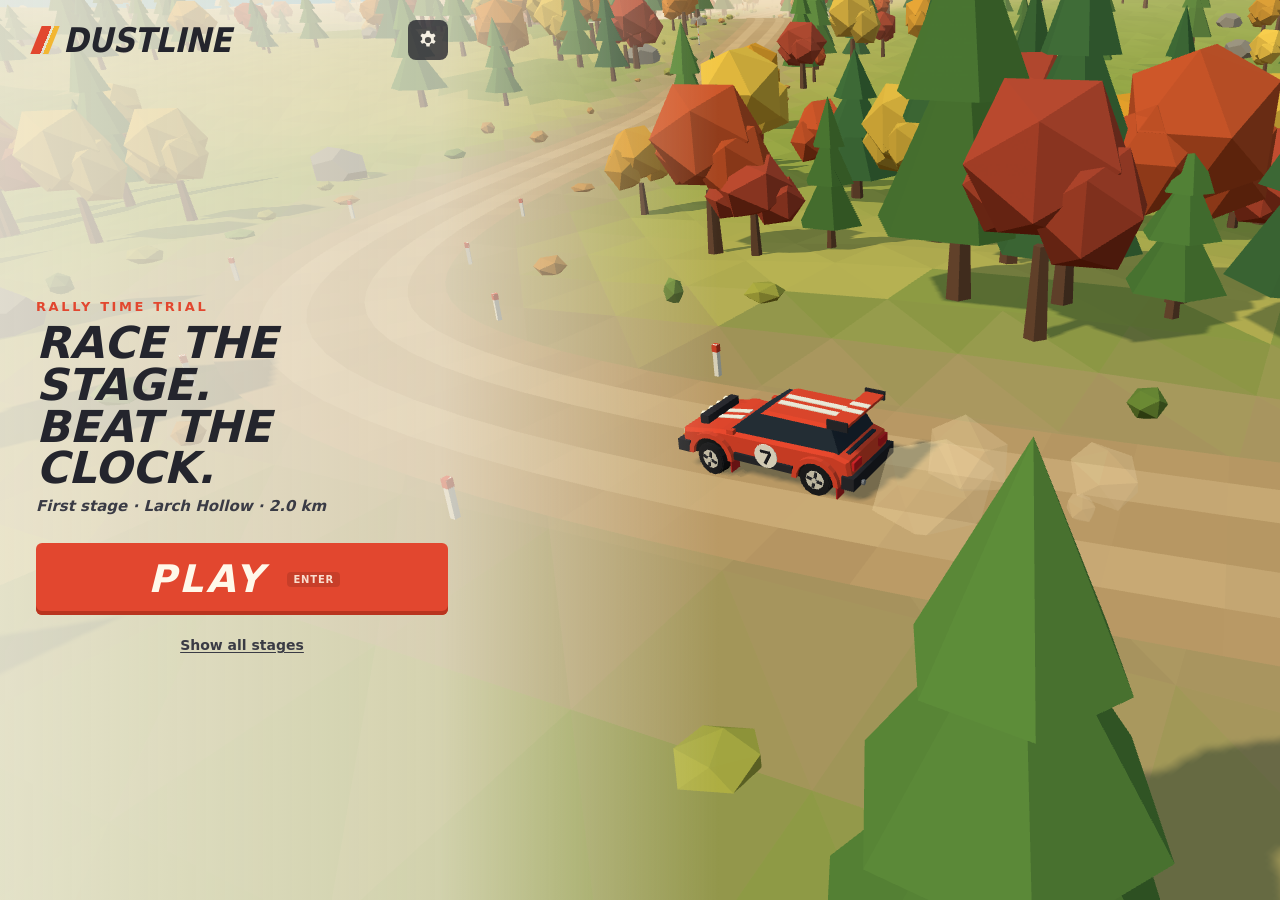
<file: index.html>
<!doctype html>
<html lang="en">
<head>
  <meta charset="utf-8">
  <meta name="viewport" content="width=device-width, initial-scale=1, viewport-fit=cover, user-scalable=no">
  <meta name="theme-color" content="#24252d">
  <meta name="description" content="Dustline: a pocket rally. Low-poly time-trial stages in the browser.">
  <title>Dustline</title>
  <link rel="icon" href="data:image/svg+xml,%3Csvg xmlns='http://www.w3.org/2000/svg' viewBox='0 0 32 32'%3E%3Crect width='32' height='32' rx='7' fill='%2324252d'/%3E%3Cpath d='M6 22 L14 9 L19 9 L11 22Z' fill='%23e2472f'/%3E%3Cpath d='M15 22 L23 9 L27 9 L19 22Z' fill='%23f2b632'/%3E%3C/svg%3E">
  <link rel="stylesheet" href="./style.css">
</head>
<body>
  <div id="app"></div>

  <!-- ===== HUD ===== -->
  <div id="hud" class="hidden" aria-hidden="true">
    <!-- one .pane per player is generated by main.js (timer, gap, progress, speed plate, notices) -->
    <div id="panes"></div>
    <div id="divider" class="divider hidden"></div>
    <div class="hud-bl" id="hints">
      <span><kbd>&uarr;</kbd><kbd>&darr;</kbd> gas / brake</span>
      <span><kbd>&larr;</kbd><kbd>&rarr;</kbd> steer</span>
      <span><kbd>Space</kbd> handbrake</span>
      <span><kbd>R</kbd> reset <kbd>C</kbd> camera <kbd>Esc</kbd> pause</span>
    </div>
    <button class="icon-btn pause-btn" id="pauseBtn" aria-label="Pause"><span></span><span></span></button>
  </div>

  <div id="countdown" class="countdown"></div>

  <!-- ===== Touch controls (solo): thumbs at the corners; GAS goes when Auto accelerate is on ===== -->
  <div id="touch" class="touch hidden">
    <div class="t-zone t-left" data-zone="steer">
      <button class="t-btn t-steer" data-ctl="left" aria-label="Steer left"><svg viewBox="0 0 24 24" aria-hidden="true"><path d="M15.5 4.5 7 12l8.5 7.5z" fill="currentColor"/></svg></button>
      <button class="t-btn t-steer" data-ctl="right" aria-label="Steer right"><svg viewBox="0 0 24 24" aria-hidden="true"><path d="M8.5 4.5 17 12l-8.5 7.5z" fill="currentColor"/></svg></button>
    </div>
    <div class="t-zone t-right" data-zone="pedals">
      <button class="t-btn t-hand" data-ctl="hand" aria-label="Handbrake">HAND</button>
      <button class="t-btn t-brake" data-ctl="brake" aria-label="Brake">BRAKE</button>
      <button class="t-btn t-gas" data-ctl="gas" aria-label="Gas">GAS</button>
    </div>
    <button class="t-btn t-reset" data-ctl="reset" aria-label="Reset onto the road"><svg viewBox="0 0 24 24" aria-hidden="true"><path d="M12 5a7 7 0 1 1-6.6 4.7" fill="none" stroke="currentColor" stroke-width="2.6" stroke-linecap="round"/><path d="M3.2 4.6l2.4 5.6 5.6-2.4z" fill="currentColor"/></svg></button>
  </div>

  <!-- ===== Coach marks (first-run guide, one line at a time) ===== -->
  <div id="coach" class="coach" aria-live="polite"><span class="coach-txt" id="coachTxt"></span><button class="coach-skip" id="coachSkip" aria-label="Skip tips">Skip tips</button></div>

  <!-- ===== Menu ===== -->
  <div id="menu" class="menu hidden">
    <div class="menu-panel">
      <!-- top bar: logo, medal points, credits (the only place in the menu), settings -->
      <header class="topbar">
        <div class="logo"><span class="logo-slash"></span><span class="logo-word">DUSTLINE</span></div>
        <div class="points" id="points" title="Medal points: bronze 1, silver 2, gold 3, ace 4 per stage (the Daily Stage does not count)"></div>
        <div class="cr-chip" id="credits" title="Credits: earned by finishing solo stages, spent in the Garage"></div>
        <button class="icon-btn gear-btn" id="gearBtn" aria-label="Settings" title="Settings"><svg viewBox="0 0 24 24" aria-hidden="true"><path d="M10.3 2h3.4l.5 2.6a7.6 7.6 0 0 1 1.9 1.1l2.5-.9 1.7 2.9-2 1.7a7.7 7.7 0 0 1 0 2.2l2 1.7-1.7 2.9-2.5-.9a7.6 7.6 0 0 1-1.9 1.1l-.5 2.6h-3.4l-.5-2.6a7.6 7.6 0 0 1-1.9-1.1l-2.5.9-1.7-2.9 2-1.7a7.7 7.7 0 0 1 0-2.2l-2-1.7 1.7-2.9 2.5.9a7.6 7.6 0 0 1 1.9-1.1zM12 8.6a3.4 3.4 0 1 0 0 6.8 3.4 3.4 0 0 0 0-6.8z" fill="currentColor" fill-rule="evenodd"/></svg></button>
      </header>

      <!-- the sheet: everything below the top bar (a bottom sheet on phones, so the car stays visible) -->
      <div class="menu-body" id="menuBody">
        <div class="nav-row">
          <div class="ptabs" role="tablist" aria-label="Menu view">
            <button class="ptab view-btn" data-view="play" role="tab">Play</button>
            <button class="ptab view-btn" data-view="garage" role="tab">Garage<span class="new-dot dot hidden" id="garageNew" title="Something affordable"></span></button>
          </div>
          <div class="seg mode-seg" id="modeSeg" role="radiogroup" aria-label="Mode">
            <button class="seg-btn" data-mode="solo" role="radio">Solo</button>
            <button class="seg-btn" data-mode="duel" role="radio">Duel</button>
          </div>
        </div>
        <div class="mode-note" id="modeNote"></div>

        <!-- garage: tune and style the Rook (rendered by garage.js) -->
        <!-- first launch: what the game is, and one PLAY (the full menu comes after the first finish / next visit) -->
        <section class="menu-sec hero-sec hidden" id="heroSec">
          <div class="hero-kicker">Rally time trial</div>
          <div class="hero-title">Race the stage.<br>Beat the clock.</div>
          <div class="hero-line" id="heroLine"></div>
        </section>

        <section class="menu-sec garage-sec hidden" id="garageSec"></section>

        <section class="menu-sec stages-sec" id="stagesSec">
          <div class="tabs" id="regionTabs" role="tablist" aria-label="Regions"></div>
          <div class="list-head" id="listHead"></div>
          <div class="cards" id="cards"></div>
        </section>

        <!-- pinned to the bottom of the scrolling sheet: START names what it starts -->
        <div class="menu-foot">
          <button class="btn primary big start-btn" id="startBtn">Start</button>
          <button class="link-btn hero-skip hidden" id="heroSkip">Show all stages</button>
        </div>
      </div>
      <div class="notice alt menu-toast" id="menuToast"></div>
    </div>
  </div>

  <!-- ===== Pause ===== -->
  <div id="pause" class="overlay hidden">
    <div class="panel small">
      <div class="panel-kicker" id="pauseKicker">Paused</div>
      <div class="panel-title" id="pauseStage">Stage</div>
      <div class="panel-btns col">
        <button class="btn primary" id="resumeBtn">Resume<span class="btn-key">Esc</span></button>
        <button class="btn" id="restartBtn">Restart</button>
        <button class="btn" id="pSettingsBtn">Settings</button>
        <button class="btn ghost" id="pMenuBtn">Quit to menu</button>
      </div>
    </div>
  </div>

  <!-- ===== Finish ===== -->
  <div id="finish" class="overlay hidden">
    <div class="panel">
      <div class="panel-kicker" id="finStage">Stage</div>
      <div class="fin-time" id="finTime">0:00.000</div>
      <div class="fin-best" id="finBest"></div>
      <div class="fin-pen" id="finPen"></div>
      <div class="fin-medal" id="finMedal"></div>
      <div class="fin-tip hidden" id="finTip"></div>
      <div class="fin-earn" id="finEarn"></div>
      <table class="splits" id="finSplits"></table>
      <div class="panel-btns res-btns">
        <button class="btn primary" id="retryBtn">Retry<span class="btn-key">Enter</span></button>
        <button class="btn" id="nextBtn">Next<span class="btn-key">N</span></button>
        <button class="btn ghost wide" id="fMenuBtn">Menu<span class="btn-key">Esc</span></button>
      </div>
    </div>
  </div>

  <!-- ===== Duel results ===== -->
  <div id="duelFinish" class="overlay hidden">
    <div class="panel duel-panel">
      <div class="panel-kicker" id="dfStage">Duel</div>
      <div class="winner" id="dfWinner"></div>
      <div class="df-gap" id="dfGap"></div>
      <table class="splits duel-splits" id="dfTable"></table>
      <div class="panel-btns res-btns">
        <button class="btn primary" id="dfRematch">Rematch<span class="btn-key">Enter</span></button>
        <button class="btn" id="dfNext">Next<span class="btn-key">N</span></button>
        <button class="btn ghost wide" id="dfMenu">Menu<span class="btn-key">Esc</span></button>
      </div>
    </div>
  </div>

  <!-- ===== Rally interstitial / results (content rendered by hud.js) ===== -->
  <div id="rally" class="overlay hidden">
    <div class="panel rally-panel" id="rallyBody"></div>
  </div>

  <!-- ===== Settings (gear, Esc in PLAY, pad Y, Pause > Settings) ===== -->
  <div id="settings" class="overlay hidden">
    <div class="panel small settings-panel" role="dialog" aria-modal="true" aria-labelledby="setTitle">
      <div class="set-head"><div class="panel-title" id="setTitle">Settings</div><button class="x-btn" data-act="close" aria-label="Close settings">&times;</button></div>
      <div class="set-rows" id="setRows"></div>
      <div class="set-foot"><button class="btn primary set-done" data-act="close" data-nav data-row="done">Done<span class="btn-key">Esc</span></button></div>
    </div>
  </div>

  <div id="loading" class="loading"><div class="loading-bar"></div><span>Laying gravel&hellip;</span></div>

  <noscript><p class="noscript">Dustline needs JavaScript and WebGL.</p></noscript>

  <script type="importmap">{"imports":{"three":"./vendor/three.module.js"}}</script>
  <script type="module" src="./src/boot.js"></script>
</body>
</html>
</file>
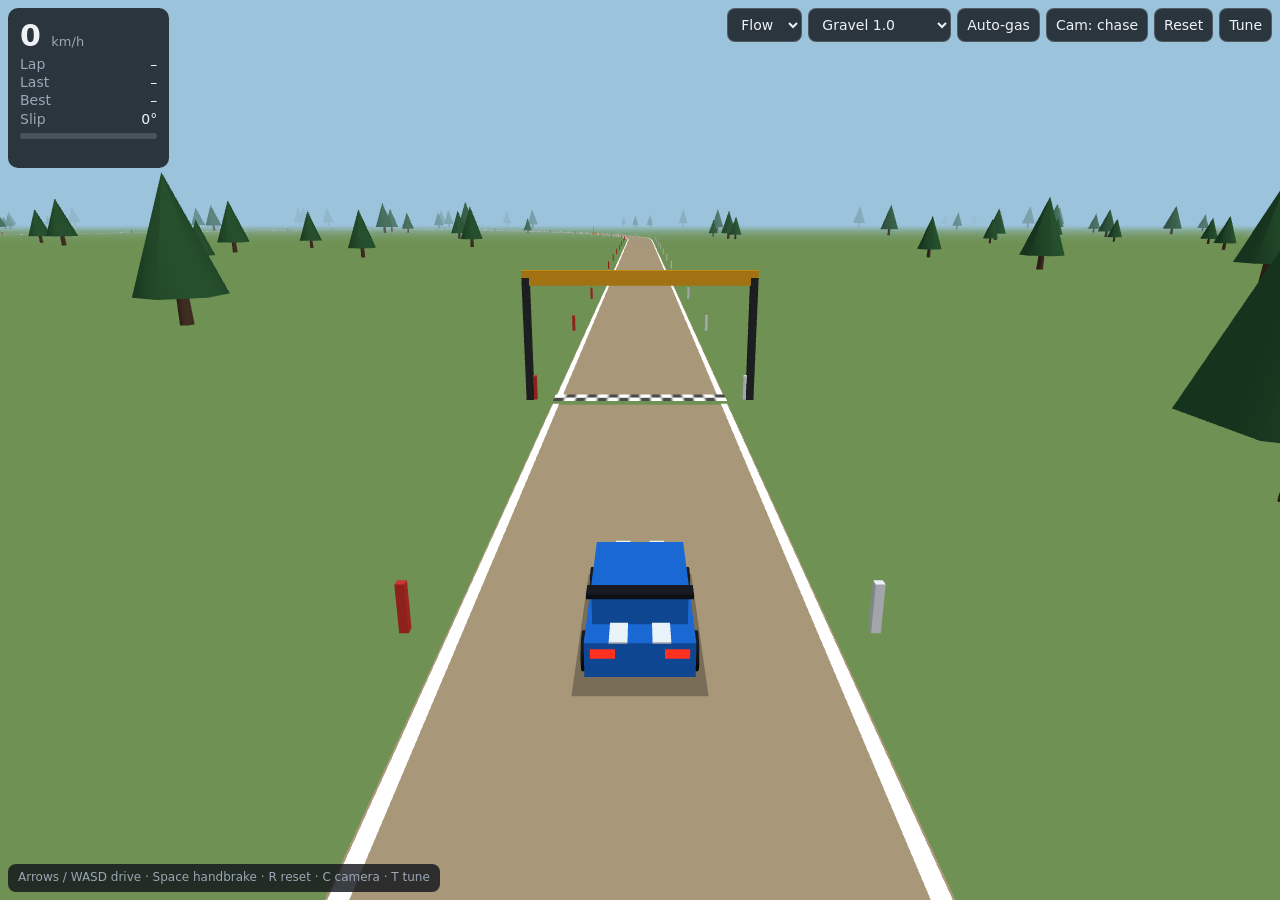
<file: lab/index.html>
<!doctype html>
<html lang="en">
<head>
<meta charset="utf-8">
<meta name="viewport" content="width=device-width, initial-scale=1, maximum-scale=1, user-scalable=no, viewport-fit=cover">
<meta name="apple-mobile-web-app-capable" content="yes">
<title>Handling Lab</title>
<style>
  :root {
    --panel: rgba(18, 22, 28, 0.82);
    --panel-solid: #161b22;
    --text: #eef2f6;
    --muted: #9aa7b4;
    --accent: #ffb020;
    --accent2: #4cc2ff;
    --danger: #ff5a4f;
    --btn: rgba(255, 255, 255, 0.16);
    --btn-on: rgba(255, 176, 32, 0.55);
    --sat: env(safe-area-inset-top, 0px);
    --sab: env(safe-area-inset-bottom, 0px);
    --sal: env(safe-area-inset-left, 0px);
    --sar: env(safe-area-inset-right, 0px);
  }
  * { box-sizing: border-box; -webkit-tap-highlight-color: transparent; }
  html, body {
    margin: 0; height: 100%; overflow: hidden; background: #8fb3c9; color: var(--text);
    font: 14px/1.3 system-ui, -apple-system, "Segoe UI", Roboto, sans-serif;
    touch-action: none; overscroll-behavior: none; -webkit-user-select: none; user-select: none;
    -webkit-touch-callout: none;
  }
  #view { position: fixed; inset: 0; }
  #view canvas { display: block; width: 100%; height: 100%; }
  .hud { position: fixed; pointer-events: none; z-index: 2; }
  #hudL { top: calc(8px + var(--sat)); left: calc(8px + var(--sal)); background: var(--panel); border-radius: 10px; padding: 8px 12px; min-width: 150px; }
  #speed { font-size: 30px; font-weight: 700; font-variant-numeric: tabular-nums; }
  #speed small { font-size: 13px; color: var(--muted); font-weight: 400; }
  .row { display: flex; justify-content: space-between; gap: 12px; font-variant-numeric: tabular-nums; }
  .row span:first-child { color: var(--muted); }
  #slipbar { height: 6px; background: rgba(255,255,255,.15); border-radius: 3px; margin-top: 5px; position: relative; overflow: hidden; }
  #slipfill { position: absolute; top: 0; bottom: 0; left: 50%; background: var(--accent2); }
  #driftTag { display: inline-block; margin-top: 4px; padding: 1px 6px; border-radius: 4px; background: var(--accent); color: #111; font-weight: 700; font-size: 12px; visibility: hidden; }
  #offTag { display: inline-block; margin-top: 4px; margin-left: 4px; padding: 1px 6px; border-radius: 4px; background: var(--danger); color: #fff; font-weight: 700; font-size: 12px; visibility: hidden; }
  #bar { position: fixed; z-index: 3; top: calc(8px + var(--sat)); right: calc(8px + var(--sar)); display: flex; flex-wrap: wrap; justify-content: flex-end; gap: 6px; max-width: 60vw; }
  #bar select, #bar button, #tune button { font: inherit; color: var(--text); background: var(--panel); border: 1px solid rgba(255,255,255,.18); border-radius: 8px; padding: 6px 9px; min-height: 34px; }
  #bar button.on { background: var(--btn-on); }
  #touch { position: fixed; z-index: 2; left: 0; right: 0; bottom: 0; display: none; justify-content: space-between; align-items: flex-end;
    padding: 0 calc(10px + var(--sar)) calc(12px + var(--sab)) calc(10px + var(--sal)); pointer-events: none; }
  body.touch #touch { display: flex; }
  .pad { display: flex; gap: 10px; align-items: flex-end; pointer-events: none; }
  .tb { pointer-events: auto; width: 76px; height: 76px; border-radius: 18px; background: var(--btn); border: 2px solid rgba(255,255,255,.35);
    color: #fff; font-weight: 700; font-size: 15px; display: flex; align-items: center; justify-content: center; touch-action: none; }
  .tb.big { font-size: 30px; }
  .tb.down { background: var(--btn-on); border-color: var(--accent); }
  #bGas.hidden { display: none; }
  #tune { position: fixed; z-index: 4; top: 0; right: 0; bottom: 0; width: min(380px, 100vw); background: var(--panel-solid);
    transform: translateX(105%); transition: transform .2s; display: flex; flex-direction: column;
    padding: calc(10px + var(--sat)) calc(12px + var(--sar)) calc(10px + var(--sab)) 12px; touch-action: pan-y; }
  #tune.open { transform: none; }
  #tune header { display: flex; gap: 6px; align-items: center; flex-wrap: wrap; margin-bottom: 8px; }
  #tune header b { flex: 1; font-size: 16px; }
  #sliders { overflow-y: auto; flex: 1; -webkit-overflow-scrolling: touch; touch-action: pan-y; padding-right: 4px; }
  #sliders h4 { margin: 12px 0 4px; color: var(--accent); font-size: 13px; text-transform: uppercase; letter-spacing: .05em; }
  .sl { margin: 6px 0 10px; }
  .sl .lab { display: flex; justify-content: space-between; gap: 8px; font-size: 13px; }
  .sl .lab span:last-child { font-variant-numeric: tabular-nums; color: var(--accent2); white-space: nowrap; }
  .sl .lab.changed span:first-child::after { content: " •"; color: var(--accent); }
  .sl input { width: 100%; height: 28px; accent-color: var(--accent); touch-action: pan-x; }
  #copyOut { width: 100%; height: 64px; margin-top: 8px; font: 11px/1.3 ui-monospace, monospace; background: #0d1117; color: var(--text); border: 1px solid #333; border-radius: 6px; -webkit-user-select: text; user-select: text; touch-action: auto; }
  #desc { font-size: 12px; color: var(--muted); margin: 0 0 6px; }
  #toast { position: fixed; z-index: 5; left: 50%; top: 40%; transform: translateX(-50%); background: var(--panel-solid); padding: 10px 16px; border-radius: 10px; display: none; }
  #help { position: fixed; z-index: 2; bottom: calc(8px + var(--sab)); left: calc(8px + var(--sal)); background: var(--panel); border-radius: 8px; padding: 6px 10px; font-size: 12px; color: var(--muted); pointer-events: none; }
  body.touch #help { display: none; }
  @media (max-width: 520px) { #speed { font-size: 24px; } #hudL { min-width: 120px; padding: 6px 9px; font-size: 12px; } .tb { width: 66px; height: 66px; } #bar { max-width: 55vw; } #bar select, #bar button { padding: 4px 6px; min-height: 30px; font-size: 12px; } }
  @media (max-height: 430px) { .tb { width: 62px; height: 62px; } #hudL { font-size: 12px; } #speed { font-size: 22px; } }
</style>
</head>
<body>
<div id="view"></div>
<div id="hudL" class="hud">
  <div id="speed">0 <small>km/h</small></div>
  <div class="row"><span>Lap</span><span id="lapT">–</span></div>
  <div class="row"><span>Last</span><span id="lastT">–</span></div>
  <div class="row"><span>Best</span><span id="bestT">–</span></div>
  <div class="row"><span>Slip</span><span id="slip">0°</span></div>
  <div id="slipbar"><div id="slipfill"></div></div>
  <span id="driftTag">DRIFT</span><span id="offTag">OFF ROAD</span>
</div>
<div id="bar">
  <select id="preset" aria-label="Handling preset"></select>
  <select id="surface" aria-label="Surface">
    <option value="hardpack">Hardpack 1.08</option>
    <option value="gravel" selected>Gravel 1.0</option>
    <option value="wet">Wet 0.85</option>
    <option value="snow">Snow 0.72</option>
  </select>
  <button id="auto" aria-pressed="false">Auto-gas</button>
  <button id="cam">Cam</button>
  <button id="reset">Reset</button>
  <button id="tuneBtn">Tune</button>
</div>
<div id="touch">
  <div class="pad">
    <div class="tb big" id="bLeft">◀</div>
    <div class="tb big" id="bRight">▶</div>
  </div>
  <div class="pad">
    <div class="tb" id="bHand">HAND</div>
    <div class="tb" id="bBrake">BRAKE</div>
    <div class="tb" id="bGas">GAS</div>
  </div>
</div>
<div id="help">Arrows / WASD drive · Space handbrake · R reset · C camera · T tune</div>
<aside id="tune" aria-label="Tuning panel">
  <header>
    <b>Tuning</b>
    <button id="resetP">Reset to preset</button>
    <button id="copyP">Copy settings</button>
    <button id="closeT">Close</button>
  </header>
  <p id="desc"></p>
  <div id="sliders"></div>
  <textarea id="copyOut" readonly aria-label="Settings JSON"></textarea>
</aside>
<div id="toast"></div>
<script type="module" src="./lab.js"></script>
</body>
</html>
</file>
<file: style.css>
/* Dustline — UI shell. Cream / charcoal, red-orange accent, mustard highlight. */
:root {
  --cream: #f4efe2;
  --cream-2: #e9e1cf;
  --paper: rgba(244, 239, 226, 0.92);
  --char: #24252d;
  --char-2: #3a3b45;
  --char-soft: rgba(36, 37, 45, 0.78);
  --accent: #e2472f;
  --accent-dk: #b9341f;
  --mustard: #f2b632;
  --good: #2f9e5b;
  --bad: #e2472f;
  --muted: #7d7a70;
  --font: "Avenir Next Condensed", "Arial Narrow", "Roboto Condensed", "Helvetica Neue", "Segoe UI", system-ui, sans-serif;
  --num: "Avenir Next Condensed", "Arial Narrow", "Roboto Condensed", "DIN Alternate", "Helvetica Neue", system-ui, sans-serif;
  --gut: 16px;
  --safe-t: env(safe-area-inset-top, 0px);
  --safe-b: env(safe-area-inset-bottom, 0px);
  --safe-l: env(safe-area-inset-left, 0px);
  --safe-r: env(safe-area-inset-right, 0px);
}

* { box-sizing: border-box; }
html, body {
  margin: 0; height: 100%; overflow: hidden;
  background: var(--char); color: var(--char);
  font-family: var(--font); font-stretch: condensed;
  -webkit-font-smoothing: antialiased; -webkit-tap-highlight-color: transparent;
  user-select: none; -webkit-user-select: none; touch-action: manipulation;
}
#app, #app canvas { position: fixed; inset: 0; width: 100%; height: 100%; display: block; }
.hidden { display: none !important; }
button { font: inherit; color: inherit; cursor: pointer; }
kbd {
  display: inline-block; min-width: 1.6em; padding: 1px 5px; margin: 0 1px;
  border-radius: 4px; background: var(--cream); color: var(--char);
  border-bottom: 2px solid #c9bfa8; font: 700 11px/1.4 var(--font); text-align: center; font-style: normal;
}

/* ---------- buttons ---------- */
.btn {
  display: inline-flex; align-items: center; justify-content: center; gap: 10px;
  min-height: 44px; padding: 0 18px; border: 0; border-radius: 6px;
  background: var(--cream-2); color: var(--char);
  font-weight: 800; font-style: italic; font-size: 16px; letter-spacing: 0.04em; text-transform: uppercase;
  box-shadow: inset 0 -3px 0 rgba(0,0,0,0.12);
  transition: transform .08s ease, background .15s ease, box-shadow .15s ease;
}
.btn:hover { background: #fff; }
.btn:active { transform: translateY(1px) skewX(-6deg); }
.btn:focus-visible, .card:focus-visible, .swatch:focus-visible { outline: 3px solid var(--mustard); outline-offset: 2px; }
.btn.primary { background: var(--accent); color: #fff8ea; box-shadow: inset 0 -4px 0 var(--accent-dk); }
.btn.primary:hover { background: #ec563d; }
.btn.ghost { background: transparent; box-shadow: inset 0 0 0 2px rgba(36,37,45,0.25); }
.btn.ghost:hover { background: rgba(36,37,45,0.06); }
.btn.big { min-height: 58px; font-size: 26px; font-weight: 900; padding: 0 28px; letter-spacing: 0.06em; }
.btn-key {
  font-style: normal; font-size: 10px; font-weight: 800; letter-spacing: 0.08em;
  padding: 2px 6px; border-radius: 4px; background: rgba(0,0,0,0.14); opacity: .85;
}
.icon-btn {
  position: absolute; width: 40px; height: 40px; border: 0; border-radius: 8px;
  background: var(--char-soft); display: flex; align-items: center; justify-content: center; gap: 5px;
  pointer-events: auto;
}
.pause-btn span { width: 5px; height: 16px; border-radius: 1px; background: var(--cream); }

/* ---------- HUD ---------- */
#hud { position: fixed; inset: 0; pointer-events: none; z-index: 5; }
#panes { position: absolute; inset: 0; }
.pane { position: absolute; left: 0; top: 0; width: 100%; height: 100%; overflow: hidden; }
.divider { position: absolute; background: var(--char); z-index: 1; }
.divider.v { top: 0; bottom: 0; left: 50%; width: 4px; margin-left: -2px; }
.divider.h { left: 0; right: 0; top: 50%; height: 4px; margin-top: -2px; }
.hud-tl {
  position: absolute; left: calc(var(--gut) + var(--safe-l) + 8px); top: calc(18px + var(--safe-t));
  color: var(--cream); text-shadow: 0 2px 0 rgba(0,0,0,0.25);
}
.hud-stage {
  display: inline-block; padding: 3px 10px 3px 8px; margin-bottom: 4px;
  background: var(--accent); color: #fff8ea; transform: skewX(-12deg);
  font-weight: 900; font-style: italic; font-size: 13px; letter-spacing: 0.12em; text-transform: uppercase; text-shadow: none;
}
.pl-tag {
  display: inline-block; margin: -3px 8px -3px -8px; padding: 3px 8px; color: #fff8ea; background: var(--char);
  text-shadow: 0 1px 0 rgba(0,0,0,0.35); box-shadow: inset -2px 0 0 rgba(0,0,0,0.2);
}
.pl-tag:empty { display: none; }
.hud-time {
  font-family: var(--num); font-weight: 900; font-style: italic; font-size: 46px; line-height: 1;
  letter-spacing: -0.01em; font-variant-numeric: tabular-nums;
  background: var(--char-soft); padding: 4px 14px 6px 10px; border-radius: 4px; transform: skewX(-8deg);
  border-left: 5px solid var(--mustard);
}
.hud-split {
  margin-top: 6px; display: inline-block; padding: 3px 10px; border-radius: 3px; transform: skewX(-8deg);
  font-weight: 900; font-style: italic; font-size: 20px; font-variant-numeric: tabular-nums;
  background: var(--char-soft); opacity: 0; transition: opacity .25s ease;
}
.hud-split.show { opacity: 1; }
.hud-gap {
  margin-top: 6px; display: none; width: max-content; padding: 3px 10px; border-radius: 3px; transform: skewX(-8deg);
  font-weight: 900; font-style: italic; font-size: 18px; font-variant-numeric: tabular-nums; background: var(--char-soft);
}
.hud-gap.show { display: block; }
.hud-gap .lbl { font-size: 11px; letter-spacing: .12em; color: var(--cream-2); margin-right: 8px; }
.hud-gap .d-good { color: #63e08e; } .hud-gap .d-bad { color: #ff7a63; } .hud-gap .d-none { color: var(--mustard); }
.hud-split .lbl { font-size: 12px; letter-spacing: .12em; color: var(--cream-2); margin-right: 8px; }
.hud-split .d-good { color: #63e08e; }
.hud-split .d-bad { color: #ff7a63; }
.hud-split .d-none { color: var(--mustard); }

.hud-progress {
  position: absolute; left: 50%; top: calc(26px + var(--safe-t)); width: min(40%, 460px); transform: translateX(-50%);
}
.prog { position: relative; height: 8px; border-radius: 4px; background: rgba(36,37,45,0.72); box-shadow: 0 0 0 2px rgba(244,239,226,0.55), 0 0 0 3.5px rgba(36,37,45,0.35); }
.prog-fill { position: absolute; left: 0; top: 0; bottom: 0; width: 0; border-radius: 4px; background: var(--cream); }
.prog-ticks i { position: absolute; top: -4px; width: 3px; height: 16px; margin-left: -1.5px; background: var(--mustard); border-radius: 1px; }
.prog-ticks i.end { background: var(--accent); }
.prog-cars i {
  position: absolute; top: 50%; left: 0; width: 13px; height: 13px; margin: -6.5px 0 0 -6.5px;
  border: 2px solid var(--cream); border-radius: 50%; box-shadow: 0 0 0 1.5px var(--char);
}
.prog-cars i.me {
  z-index: 1; width: 18px; height: 18px; margin: -9px 0 0 -9px; border-width: 3px;
  box-shadow: 0 0 0 1.5px var(--char), 0 2px 4px rgba(0,0,0,0.3);
}

.hud-br {
  position: absolute; right: calc(var(--gut) + var(--safe-r) + 8px); bottom: calc(20px + var(--safe-b));
  text-align: right; color: var(--cream);
  /* charcoal slanted plate (same family as the timer) so the readout survives snow and bright sky */
  background: var(--char-soft); padding: 6px 16px 10px 20px; border-radius: 4px; transform: skewX(-8deg);
  border-right: 5px solid var(--accent); box-shadow: 0 4px 14px rgba(0,0,0,0.18);
}
.speed {
  font-family: var(--num); font-weight: 900; font-style: italic; line-height: .9; text-shadow: 0 2px 0 rgba(0,0,0,0.35);
}
.speed span { font-size: 76px; letter-spacing: -0.03em; font-variant-numeric: tabular-nums; }
.speed small { font-size: 16px; margin-left: 6px; letter-spacing: .08em; color: var(--cream-2); }
.gearrow { display: flex; align-items: center; justify-content: flex-end; gap: 10px; margin-top: 6px; }
.gear {
  display: inline-flex; align-items: center; justify-content: center; width: 34px; height: 34px;
  background: var(--mustard); color: var(--char); border-radius: 4px; transform: skewX(-10deg);
  font-weight: 900; font-style: italic; font-size: 22px;
}
.rpm { width: 150px; height: 8px; border-radius: 4px; background: rgba(0,0,0,0.45); overflow: hidden; box-shadow: 0 0 0 1px rgba(244,239,226,0.35); }
.rpm-fill { height: 100%; width: 0; background: linear-gradient(90deg, var(--cream) 0 70%, var(--mustard) 70% 88%, var(--accent) 88%); background-size: 150px 100%; }

.hud-bl {
  position: absolute; left: calc(var(--gut) + var(--safe-l) + 8px); bottom: calc(20px + var(--safe-b));
  display: flex; flex-direction: column; gap: 5px; color: var(--cream); font-size: 13px; font-weight: 700; font-style: italic;
  text-shadow: 0 1px 2px rgba(0,0,0,0.4); opacity: 0; transition: opacity 1.2s ease;
}
.hud-bl.show { opacity: .95; transition-duration: .3s; }
.pause-btn { top: calc(18px + var(--safe-t)); right: calc(var(--gut) + var(--safe-r)); }

/* ---------- countdown & notices ---------- */
.countdown {
  position: fixed; left: 50%; top: 40%; transform: translate(-50%, -50%); z-index: 6; pointer-events: none;
  font-family: var(--num); font-weight: 900; font-style: italic; font-size: min(34vw, 220px); line-height: 1;
  color: var(--cream); text-shadow: 0 6px 0 var(--accent), 0 12px 30px rgba(0,0,0,0.3);
}
.countdown.pop { animation: pop .5s cubic-bezier(.2,1.6,.4,1); }
.countdown.go { color: var(--mustard); text-shadow: 0 6px 0 var(--char), 0 12px 30px rgba(0,0,0,0.3); }
@keyframes pop { from { transform: translate(-50%, -50%) scale(1.6) skewX(-8deg); opacity: 0; } to { transform: translate(-50%, -50%) scale(1); opacity: 1; } }
.notice {
  position: absolute; left: 50%; top: 30%; transform: translate(-50%, -50%) skewX(-10deg); z-index: 6; pointer-events: none;
  padding: 8px 22px; background: var(--accent); color: #fff8ea; border-radius: 3px;
  font-weight: 900; font-style: italic; font-size: 26px; letter-spacing: .1em; white-space: nowrap;
  opacity: 0; transition: opacity .2s ease;
}
.notice.show { opacity: 1; }
.notice.alt { background: var(--mustard); color: var(--char); }
.notice.splash { background: #2b7fa8; color: #eef8ff; }
/* jump call-out (centre notice slot; the penalty chip lives under the timer, OFF ROAD by the speed plate) */
.notice.jump { background: var(--char); color: var(--mustard); box-shadow: inset 0 -4px 0 var(--accent); letter-spacing: .12em; }
.notice.jump.big { font-size: 34px; color: #fff3c4; box-shadow: inset 0 -5px 0 var(--accent), 0 0 24px rgba(242,182,50,0.55); }
body.duel .notice.jump.big { font-size: 24px; }

/* ---------- split-screen duel ---------- */
.pane-msg {
  position: absolute; left: 50%; top: 24%; transform: translate(-50%, -50%) skewX(-6deg); z-index: 2;
  padding: 14px 26px 16px; border-radius: 6px; text-align: center; color: var(--cream);
  background: var(--char-soft); box-shadow: inset 0 5px 0 var(--pc, var(--accent)), 0 10px 30px rgba(0,0,0,0.25);
  animation: panelIn .35s cubic-bezier(.2,1.2,.4,1);
}
.pm-kicker { font-size: 12px; font-weight: 900; letter-spacing: .2em; text-transform: uppercase; color: var(--mustard); }
.pm-time { font-family: var(--num); font-size: 48px; font-weight: 900; font-style: italic; line-height: 1.05; font-variant-numeric: tabular-nums; }
.pm-wait { font-size: 14px; font-weight: 700; font-style: italic; opacity: .85; }
.pm-wait:empty { display: none; }
body.duel .hud-tl { left: 20px; top: 16px; }
body.duel .hud-time { font-size: 34px; }
body.duel .hud-split { font-size: 16px; }
body.duel .hud-progress { left: 300px; right: 28px; width: auto; transform: none; top: 30px; }
body.duel .hud-stage { font-size: 11px; max-width: 270px; overflow: hidden; text-overflow: ellipsis; white-space: nowrap; }
body.duel .hud-br { right: 20px; bottom: 16px; padding: 4px 14px 8px 16px; border-right-color: var(--pc, var(--accent)); }
body.duel .speed span { font-size: 50px; }
body.duel .speed small { font-size: 13px; }
body.duel .gear { width: 28px; height: 28px; font-size: 18px; }
body.duel .rpm { width: 100px; }
body.duel .notice { font-size: 20px; }
body.duel .hud-time { border-left-color: var(--pc, var(--mustard)); }
body.duel .pause-btn { right: auto; left: 50%; top: 12px; transform: translateX(-50%); z-index: 2; }
body.duel.stacked .pause-btn { top: 50%; transform: translate(-50%, -50%); }
body.duel .countdown { top: 50%; }
/* ---------- overlays / panels ---------- */
.overlay {
  position: fixed; inset: 0; z-index: 12; display: flex; align-items: center; justify-content: center;
  padding: var(--gut); background: rgba(36,37,45,0.38);
}
.panel {
  width: min(460px, 100%); max-height: 100%; overflow-y: auto;
  background: var(--paper); border-radius: 8px; padding: 26px 26px 22px;
  box-shadow: 0 20px 60px rgba(0,0,0,0.3), inset 0 6px 0 var(--accent);
  animation: panelIn .35s cubic-bezier(.2,1.2,.4,1);
}
.panel.small { width: min(340px, 100%); }
/* finish: panel in the left third, camera frames the car on the right (wide screens) */
@media (min-width: 721px) {
  #finish { justify-content: flex-start; padding-left: max(5vw, 32px); background: linear-gradient(90deg, rgba(36,37,45,0.42), rgba(36,37,45,0.12) 55%, rgba(36,37,45,0)); }
}
@keyframes panelIn { from { transform: translateY(20px) scale(.96); opacity: 0; } to { transform: none; opacity: 1; } }
.panel-kicker { font-size: 13px; font-weight: 900; letter-spacing: .2em; text-transform: uppercase; color: var(--accent); }
.panel-title { font-size: 30px; font-weight: 900; font-style: italic; text-transform: uppercase; margin: 4px 0 18px; }
.fin-time { font-family: var(--num); font-size: 72px; font-weight: 900; font-style: italic; line-height: 1; margin: 6px 0 6px; font-variant-numeric: tabular-nums; letter-spacing: -0.02em; }
.fin-best { font-weight: 800; font-style: italic; font-size: 16px; color: var(--char-2); min-height: 26px; }
.fin-best .newbest {
  display: inline-block; padding: 3px 12px; background: var(--mustard); color: var(--char); transform: skewX(-10deg);
  font-weight: 900; letter-spacing: .14em; font-size: 15px;
}
.splits { width: 100%; border-collapse: collapse; margin: 16px 0 20px; font-variant-numeric: tabular-nums; }
.splits td { padding: 8px 4px; border-top: 1px solid rgba(36,37,45,0.12); font-weight: 700; font-size: 16px; }
.splits td:first-child { font-size: 12px; letter-spacing: .14em; text-transform: uppercase; color: var(--muted); font-weight: 900; }
.splits td:nth-child(2) { font-weight: 900; font-style: italic; font-size: 18px; }
.splits td:last-child { text-align: right; font-style: italic; font-weight: 900; }
.splits .d-good { color: var(--good); }
.splits .d-bad { color: var(--bad); }
.splits .d-none { color: var(--muted); }
.panel-btns { display: flex; gap: 8px; flex-wrap: wrap; }
.panel-btns .btn { flex: 1 1 auto; }
.panel-btns.col { flex-direction: column; }
.duel-panel { width: min(520px, 100%); }
.winner {
  display: flex; align-items: center; gap: 12px; margin: 10px 0 2px; padding: 8px 16px; width: max-content; max-width: 100%;
  background: var(--char); color: var(--cream); transform: skewX(-8deg); box-shadow: inset 6px 0 0 var(--pc, var(--accent));
}
.w-chip { width: 22px; height: 22px; border-radius: 50%; background: var(--pc); box-shadow: 0 0 0 2px var(--cream); margin-left: 4px; }
.w-name { font-family: var(--num); font-size: 44px; font-weight: 900; font-style: italic; line-height: 1; letter-spacing: -0.01em; }
.w-paint { font-size: 12px; font-weight: 800; letter-spacing: .14em; text-transform: uppercase; opacity: .7; align-self: flex-end; padding-bottom: 4px; }
.df-gap { margin: 8px 0 0; font-weight: 800; font-style: italic; font-size: 17px; color: var(--char-2); }
.duel-splits td { text-align: left; }
.duel-splits td:nth-child(3) { font-weight: 900; font-style: italic; font-size: 18px; }
.duel-splits td:last-child { text-align: right; color: var(--muted); font-size: 15px; }
.duel-splits tr.hd td { border-top: 0; padding-bottom: 4px; font-size: 12px; font-style: normal; letter-spacing: .12em; color: var(--muted); font-weight: 900; }
.duel-splits td.win { color: var(--good); }
.duel-splits td.win::after { content: " \25C0"; font-size: 10px; vertical-align: 2px; }
.pchip { display: inline-block; width: 11px; height: 11px; border-radius: 50%; margin-right: 6px; vertical-align: -1px; box-shadow: 0 0 0 1.5px var(--char); }

/* ---------- loading ---------- */
.loading {
  position: fixed; inset: 0; z-index: 20; display: flex; flex-direction: column; align-items: center; justify-content: center; gap: 14px;
  background: var(--char); color: var(--cream); font-weight: 800; font-style: italic; letter-spacing: .1em; text-transform: uppercase; font-size: 14px;
  transition: opacity .4s ease;
}
.loading.soft { background: rgba(36,37,45,0.35); }
.loading.fade { opacity: 0; pointer-events: none; }
.loading-bar { width: 120px; height: 6px; border-radius: 3px; background: rgba(244,239,226,0.2); overflow: hidden; position: relative; }
.loading-bar::after { content: ""; position: absolute; inset: 0; width: 40%; background: var(--accent); animation: slide 0.9s ease-in-out infinite alternate; }
@keyframes slide { from { transform: translateX(-20%); } to { transform: translateX(170%); } }
.noscript { position: fixed; inset: 0; display: flex; align-items: center; justify-content: center; color: var(--cream); }
/* touch layout: speed readout moves to top-right, hints hidden */
body.touch .hud-bl { display: none; }
body.touch .hud-br { top: calc(68px + var(--safe-t)); bottom: auto; }
body.touch .speed span { font-size: 44px; }
body.touch .hud-br { padding: 4px 12px 8px 14px; }
body.touch .rpm { width: 90px; }
/* ---------- medals, points, rallies ---------- */
:root { --gold: #f2b632; --silver: #c9ced6; --bronze: #c0793f; }
.medal { display: inline-flex; width: 24px; height: 24px; vertical-align: middle; flex-shrink: 0; }
.medal svg { width: 100%; height: 100%; display: block; overflow: visible; }
.medal circle { fill: var(--mc); stroke: rgba(36,37,45,0.35); stroke-width: 1.2; }
.medal path { fill: rgba(255,255,255,0.75); }
.medal.gold { --mc: var(--gold); } .medal.silver { --mc: var(--silver); } .medal.bronze { --mc: var(--bronze); }
.medal.none circle { fill: none; stroke: currentColor; stroke-width: 1.4; stroke-dasharray: 2.6 2.2; opacity: .45; }
.medal.none path { fill: none; }
.medal.sm { width: 15px; height: 15px; }
.trophy .medal svg path, .medal.trophy-ico svg path { fill: var(--mc); }
.tab { display: inline-flex; align-items: center; gap: 7px; }
.pips { display: inline-flex; gap: 2px; }
.pip { width: 6px; height: 6px; border-radius: 50%; box-shadow: inset 0 0 0 1px currentColor; opacity: .5; }
.pip.gold, .pip.silver, .pip.bronze { opacity: 1; box-shadow: 0 0 0 1px rgba(36,37,45,0.35); }
.pip.gold { background: var(--gold); } .pip.silver { background: var(--silver); } .pip.bronze { background: var(--bronze); }

.card { grid-template-columns: 40px 1fr auto 26px; }
.card-medal { grid-column: 4; grid-row: 1 / span 2; display: flex; align-items: center; justify-content: center; }
.card.sel .medal.none { color: var(--cream); }
.card-targets { grid-column: 2 / -1; display: flex; gap: 14px; margin-top: 4px; padding-top: 6px; border-top: 1px solid rgba(244,239,226,0.18); font-size: 13px; font-weight: 800; font-style: italic; font-variant-numeric: tabular-nums; }
.tgt { display: inline-flex; align-items: center; gap: 5px; }
/* finish: earned medal with a CSS-only flourish */
.fin-medal { margin-top: 12px; display: flex; align-items: center; gap: 14px; flex-wrap: wrap; }
.fin-medal:empty { display: none; }
.medal-big { position: relative; display: inline-flex; align-items: center; gap: 10px; }
.medal-big .medal { width: 46px; height: 46px; position: relative; z-index: 1; animation: medalIn .7s cubic-bezier(.2,1.6,.4,1) both; }
.medal-big:not(.none)::before {
  content: ""; position: absolute; left: -14px; top: 50%; width: 74px; height: 74px; margin-top: -37px; border-radius: 50%;
  background: repeating-conic-gradient(from 0deg, var(--mc, var(--gold)) 0 10deg, transparent 10deg 30deg);
  -webkit-mask: radial-gradient(circle, transparent 23px, #000 24px, transparent 37px); mask: radial-gradient(circle, transparent 23px, #000 24px, transparent 37px);
  opacity: .55; animation: rays 9s linear infinite;
}
.medal-big.gold { --mc: var(--gold); } .medal-big.silver { --mc: var(--silver); } .medal-big.bronze { --mc: var(--bronze); }
.medal-big:not(.none) .medal::after {
  content: ""; position: absolute; inset: 0; border-radius: 50%;
  background: linear-gradient(115deg, transparent 35%, rgba(255,255,255,0.85) 50%, transparent 65%) -60px 0 / 200% 100% no-repeat;
  animation: shine 2.4s ease-in-out .5s infinite;
}
.mb-name { font-size: 22px; font-weight: 900; font-style: italic; text-transform: uppercase; letter-spacing: .02em; }
.medal-big.none .mb-name { font-size: 16px; color: var(--muted); }
.newmedal { display: inline-block; padding: 3px 10px; background: var(--accent); color: #fff8ea; transform: skewX(-10deg); font-weight: 900; font-size: 12px; letter-spacing: .14em; animation: pulse 1.2s ease-in-out infinite alternate; }
.medal-up { font-size: 14px; font-weight: 800; font-style: italic; color: var(--char-2); }
@keyframes medalIn { from { transform: scale(.2) rotate(-90deg); opacity: 0; } to { transform: none; opacity: 1; } }
@keyframes rays { to { transform: rotate(360deg); } }
@keyframes shine { 0% { background-position: -60px 0; } 60%, 100% { background-position: 60px 0; } }
@keyframes pulse { to { transform: skewX(-10deg) scale(1.08); } }
.trophy .medal { width: 46px; height: 46px; }
.trophy .medal svg path { fill: var(--mc); stroke: rgba(36,37,45,0.35); stroke-width: .6; }
.trophy.none .medal svg path { fill: none; stroke: currentColor; stroke-dasharray: 2 2; opacity: .4; }

/* rally panels */
.rally-panel { width: min(500px, 100%); }
.rally-panel .panel-title { margin-bottom: 4px; }
.rally-medal { margin: 10px 0 6px; }
.rally-cum { margin: 8px 0 4px; font-weight: 800; font-style: italic; font-size: 17px; font-variant-numeric: tabular-nums; }
.rally-cum .lbl { font-size: 11px; letter-spacing: .14em; text-transform: uppercase; color: var(--muted); }
.rally-cum .d-good { color: var(--good); } .rally-cum .d-bad { color: var(--bad); }
.rally-next { margin: 12px 0 16px; font-weight: 700; font-style: italic; color: var(--char-2); }
.rally-table td:not(:first-child) { white-space: nowrap; }
.rally-table td .medal { margin-left: 4px; vertical-align: -2px; }
.rally-table tr.tot td { font-weight: 900; border-top: 2px solid rgba(36,37,45,0.35); }
#rallyBody .duel-splits td:not(:first-child) { color: var(--char); font-size: 18px; font-weight: 900; font-style: italic; }
#rallyBody .duel-splits td.win { color: var(--good); }
#rallyBody .duel-splits tr.hd td { font-size: 12px; font-style: normal; color: var(--muted); }

/* ---------- ghost ---------- */
.hud-ghost {
  display: none; align-items: center; gap: 6px; padding: 3px 10px; border-radius: 3px; transform: skewX(-8deg);
  background: var(--char-soft); font-style: italic; font-weight: 900; font-size: 17px; font-variant-numeric: tabular-nums;
}
.hud-ghost.show { display: inline-flex; }
.hud-ghost b { font-size: 11px; letter-spacing: .14em; color: #b9c7e6; }
.hud-ghost .d-good { color: #63e08e; } .hud-ghost .d-bad { color: #ff7a63; } .hud-ghost .d-none { color: var(--cream-2); }
/* ---------- round 8: Ace medal, credits, garage (tune / style) ---------- */
:root { --ace: #39c5cf; }
.medal.ace { --mc: var(--ace); }
.medal.ace .ring { fill: none; stroke: var(--ace); stroke-width: 2.2; }
.medal.ace .star { fill: var(--ace); stroke: rgba(20,60,70,0.45); stroke-width: .6; }
.medal-big.ace { --mc: var(--ace); }
.pip.ace { background: var(--ace); opacity: 1; box-shadow: 0 0 0 1px rgba(36,37,45,0.35); }
.trophy.ace .medal svg path, .medal.trophy-ico.ace svg path { fill: var(--ace); }
.card-targets { gap: 10px; flex-wrap: wrap; }

.new-dot.dot { width: 8px; height: 8px; padding: 0; border-radius: 50%; margin-left: 6px; vertical-align: 1px; box-shadow: 0 0 0 2px rgba(226,71,47,0.25); animation: pulse 1s ease-in-out infinite alternate; }
/* earnings on finish / rally panels */
.fin-earn:empty { display: none; }
.earn { margin: 12px 0 2px; padding: 10px 12px; border-radius: 6px; background: rgba(36,37,45,0.07); animation: panelIn .45s cubic-bezier(.2,1.4,.4,1) .2s both; }
.earn-h { display: flex; align-items: baseline; justify-content: space-between; gap: 10px; }
.earn-t { font-family: var(--num); font-size: 26px; font-weight: 900; font-style: italic; color: var(--accent); }
.earn-bal { font-size: 12px; font-weight: 800; font-style: italic; color: var(--muted); }
.earn-lines { display: grid; grid-template-columns: 1fr 1fr; gap: 2px 18px; margin-top: 4px; font-size: 13px; }
.earn-lines span { display: flex; justify-content: space-between; gap: 8px; }
.earn-lines i { font-style: normal; font-weight: 700; color: var(--char-2); }
.earn-lines b { font-weight: 900; font-variant-numeric: tabular-nums; }
.earn-hint { margin-top: 8px; padding: 6px 10px; border-radius: 4px; background: var(--char); color: var(--cream); font-size: 13px; font-weight: 700; font-style: italic; }
.earn-hint b { color: var(--mustard); }
/* garage */
.garage-sec { display: flex; flex-direction: column; gap: 10px; }
.g-tabs .seg-btn { min-width: 76px; }
.g-stats { display: grid; grid-template-columns: 1fr 1fr; gap: 5px 16px; padding: 8px 10px; border-radius: 6px; background: rgba(255,255,255,0.6); }
.gs { display: grid; grid-template-columns: 70px 1fr; align-items: center; gap: 8px; }
.gs i { font-size: 10px; font-weight: 900; font-style: normal; letter-spacing: .12em; text-transform: uppercase; color: var(--muted); }
.gs .bar { position: relative; height: 7px; border-radius: 4px; background: rgba(36,37,45,0.12); overflow: hidden; }
.gs .bar b { position: absolute; left: 0; top: 0; bottom: 0; border-radius: 4px; background: linear-gradient(90deg, var(--mustard), var(--accent)); transition: width .25s ease; }
.gs .bar s { position: absolute; top: 0; bottom: 0; text-decoration: none; animation: ghostSeg 1s ease-in-out infinite alternate; }
.gs .bar s.up { background: repeating-linear-gradient(135deg, rgba(47,158,91,0.95) 0 4px, rgba(47,158,91,0.55) 4px 8px); }
.gs .bar s.down { background: rgba(226,71,47,0.35); }
@keyframes ghostSeg { from { opacity: .55; } to { opacity: 1; } }
.g-list { display: flex; flex-direction: column; gap: 6px; }
.g-row { border-radius: 7px; background: rgba(255,255,255,0.72); box-shadow: inset 0 0 0 2px rgba(36,37,45,0.06); outline: none; }
.g-row.focus { box-shadow: inset 0 0 0 2px var(--accent); }
.g-row.tune { display: grid; grid-template-columns: 120px 1fr auto; align-items: center; gap: 4px 12px; padding: 9px 12px; }
.g-row.tune:hover { background: #fff; }
.g-name b { display: block; font-size: 17px; font-weight: 900; font-style: italic; text-transform: uppercase; }
.g-name .pips { display: inline-flex; gap: 4px; margin-top: 4px; }
.g-name .pips i { width: 16px; height: 6px; border-radius: 2px; background: rgba(36,37,45,0.15); transform: skewX(-20deg); }
.g-name .pips i.on { background: var(--accent); }
.g-next { font-size: 12px; font-weight: 600; font-style: italic; color: var(--char-2); line-height: 1.3; min-width: 0; }
.g-next b { font-style: normal; font-weight: 900; color: var(--char); text-transform: uppercase; letter-spacing: .03em; }
.g-buy { display: flex; flex-direction: column; align-items: flex-end; gap: 4px; }
.g-cost { font-size: 13px; font-weight: 900; font-style: italic; font-variant-numeric: tabular-nums; }
.g-why { font-size: 11px; font-weight: 800; font-style: italic; color: var(--accent); max-width: 130px; text-align: right; }
.g-owned { font-size: 11px; font-weight: 900; letter-spacing: .12em; text-transform: uppercase; color: var(--good); }
.g-btn { min-height: 30px; padding: 0 14px; font-size: 13px; background: var(--char); color: var(--cream); box-shadow: inset 0 -3px 0 var(--accent); }
.g-btn:hover { background: var(--accent); }
.g-btn.off { background: #bdb6a6; color: #f4efe2; box-shadow: none; cursor: not-allowed; }
.g-btn.armed, .g-chip.armed { background: var(--mustard); color: var(--char); box-shadow: inset 0 -3px 0 #c7901b; animation: pulse .5s ease-in-out infinite alternate; }
.g-row.bought, .g-chip.bought { animation: bought .8s cubic-bezier(.2,1.5,.4,1); }
@keyframes bought { 0% { transform: scale(1); box-shadow: 0 0 0 0 rgba(242,182,50,0.9); } 30% { transform: scale(1.04); } 100% { transform: scale(1); box-shadow: 0 0 0 14px rgba(242,182,50,0); } }
.denied { animation: denied .35s ease; }
@keyframes denied { 25% { transform: translateX(-5px); } 75% { transform: translateX(5px); } }
.g-row.style { display: grid; grid-template-columns: 72px 1fr; align-items: center; gap: 8px; padding: 7px 10px; }
.g-slot { font-size: 11px; font-weight: 900; letter-spacing: .12em; text-transform: uppercase; color: var(--muted); }
.g-chips { display: flex; flex-wrap: wrap; gap: 5px; }
.g-chip {
  display: inline-flex; flex-direction: column; align-items: flex-start; justify-content: center; min-height: 34px; padding: 3px 9px;
  border: 0; border-radius: 5px; background: rgba(36,37,45,0.07); text-align: left; position: relative;
}
.g-chip:hover, .g-chip.kfocus { background: rgba(36,37,45,0.16); }
.g-chip.kfocus { box-shadow: inset 0 0 0 2px var(--accent); }
.g-chip .c-l { font-size: 12px; font-weight: 900; font-style: italic; text-transform: uppercase; line-height: 1.1; }
.g-chip .c-s { font-size: 10px; font-weight: 800; color: var(--muted); line-height: 1.1; }
.g-chip.eq { background: var(--char); color: var(--cream); }
.g-chip.eq .c-s { color: var(--mustard); }
.g-chip.locked { opacity: .55; }
.g-chip.locked .c-s { color: var(--accent); }
.g-chip.buyable .c-s { color: var(--char); }
.lockdot { display: inline-block; width: 6px; height: 6px; margin-right: 4px; border-radius: 1px; background: var(--accent); }
/* colour swatches: compact round chips, name + price in the tooltip */
.g-chip.sw { width: 30px; min-height: 30px; height: 30px; padding: 0; align-items: center; border-radius: 50%; background: transparent; }
.g-chip.sw .c-l, .g-chip.sw .c-s { display: none; }
.sw-dot { width: 26px; height: 26px; border-radius: 50%; box-shadow: inset 0 -3px 0 rgba(0,0,0,0.18), 0 0 0 1.5px rgba(36,37,45,0.18); }
.g-chip.sw.eq { background: transparent; box-shadow: 0 0 0 2px var(--cream), 0 0 0 4px var(--char); }
.g-chip.sw.kfocus { box-shadow: 0 0 0 2px var(--cream), 0 0 0 4px var(--accent); }
.g-chip.sw:not(.own)::after { content: ""; position: absolute; right: -2px; bottom: -2px; width: 11px; height: 11px; border-radius: 50%; background: var(--char) center / 7px no-repeat; box-shadow: 0 0 0 1.5px var(--cream);
  background-image: url("data:image/svg+xml,%3Csvg xmlns='http://www.w3.org/2000/svg' viewBox='0 0 8 8'%3E%3Ccircle cx='4' cy='4' r='2.4' fill='%23f2b632'/%3E%3C/svg%3E"); }
.g-chip.sw.locked::after { background-image: url("data:image/svg+xml,%3Csvg xmlns='http://www.w3.org/2000/svg' viewBox='0 0 8 8'%3E%3Crect x='1.5' y='3.5' width='5' height='3.5' fill='%23e2472f'/%3E%3C/svg%3E"); }
@media (max-width: 720px) {
  .g-row.tune { grid-template-columns: 1fr auto; }
  .g-row.tune .g-next { grid-column: 1 / -1; grid-row: 2; }
  .g-row.tune .g-buy { grid-column: 2; grid-row: 1; flex-direction: row; align-items: center; }
  .g-stats { gap: 4px 12px; }
  .gs { grid-template-columns: 62px 1fr; }
  .earn-lines { grid-template-columns: 1fr; }
}
.g-name em { display: block; margin-top: 2px; font-size: 10px; font-weight: 800; font-style: italic; letter-spacing: .04em; color: var(--muted); text-transform: uppercase; }
.fin-pen:empty { display: none; }
.pen-line { margin: 8px 0 2px; font-weight: 800; font-style: italic; font-size: 15px; color: var(--bad); }
.pen-line.clean { color: inherit; }
.clean-badge { display: inline-block; padding: 3px 10px; border-radius: 3px; transform: skewX(-10deg); background: var(--good); color: #f1fff4; font-weight: 900; font-style: italic; font-size: 13px; letter-spacing: .14em; }
.clean-badge.sm { font-size: 10px; padding: 2px 7px; }
.pen-cell { color: var(--bad); font-weight: 900; font-style: italic; }

/* ======================================================================================================
   UI pass: top bar, PLAY / GARAGE tabs, tabs = selection, START names what it starts, Settings, HUD slots
   ====================================================================================================== */

/* ---------- shared bits ---------- */
.ico { width: 12px; height: 12px; display: block; }
.ico.cal { width: 24px; height: 24px; }
.cond { display: inline-flex; align-items: center; justify-content: center; width: 18px; height: 18px; margin-right: 5px; border-radius: 50%; vertical-align: -4px; }
.cond.n { background: #2a3150; color: var(--mustard); }
.cond.r { background: #3d7fc4; color: #eaf3ff; }
.st-cond .cond { width: 16px; height: 16px; margin: 0 0 0 6px; vertical-align: -3px; transform: skewX(12deg); }
.seg { display: inline-flex; padding: 3px; border-radius: 8px; background: rgba(36,37,45,0.1); }
.seg-btn {
  position: relative; min-width: 0; height: 36px; padding: 0 14px; border: 0; border-radius: 6px; background: transparent; white-space: nowrap;
  font-weight: 900; font-style: italic; font-size: 15px; letter-spacing: .08em; text-transform: uppercase; color: var(--char-2);
}
.seg-btn.sel { background: var(--char); color: var(--cream); box-shadow: inset 0 -3px 0 var(--accent); }
.seg-btn:focus-visible, .tab:focus-visible, .ptab:focus-visible, .link-btn:focus-visible, .x-btn:focus-visible, .earn-hint:focus-visible { outline: 3px solid var(--mustard); outline-offset: 2px; }
.new-dot.dot {
  display: inline-block; width: 8px; height: 8px; padding: 0; border-radius: 50%; margin-left: 6px; vertical-align: 6px; background: var(--accent);
  box-shadow: 0 0 0 2px rgba(226,71,47,0.25); animation: pulse 1s ease-in-out infinite alternate;
}
.link-btn { border: 0; background: none; padding: 0 2px; font: inherit; font-weight: 900; color: var(--accent); text-decoration: underline; text-underline-offset: 2px; }
/* roving highlight for keyboard / pad users (pointer users never see it) */
body.kbnav .btn.kfocus { outline: 3px solid var(--mustard); outline-offset: 2px; }
body.touch .btn-key, body.touch .kbd-only, body.touch .set-k { display: none; }

/* ---------- menu shell (desktop: a 480 px column on the left, the car on the right) ---------- */
.menu {
  position: fixed; inset: 0; z-index: 10; display: flex; align-items: stretch;
  background: linear-gradient(90deg, rgba(244,239,226,0.84) 0, rgba(244,239,226,0.66) 440px, rgba(244,239,226,0) 720px);
}
.menu-panel {
  position: relative; width: min(480px, 100%); height: 100%; display: flex; flex-direction: column;
  padding: calc(16px + var(--safe-t)) 0 0 var(--safe-l);
}
.topbar { flex: none; display: flex; align-items: center; gap: 10px; height: 48px; padding: 0 32px 0 36px; }
.logo { display: flex; align-items: center; gap: 9px; margin-right: auto; min-width: 0; }
.logo-slash { width: 18px; height: 28px; flex: none; background: linear-gradient(90deg, var(--accent) 0 55%, transparent 55% 70%, var(--mustard) 70%); transform: skewX(-22deg); }
.logo-word { font-weight: 900; font-style: italic; font-size: 34px; line-height: .9; letter-spacing: -0.01em; color: var(--char); transform: scaleX(.9); transform-origin: left center; display: inline-block; margin-right: -0.45em; white-space: nowrap; }
.points { position: relative; display: inline-flex; align-items: center; gap: 4px; padding-bottom: 5px; font-style: italic; flex: none; }
.points b { font-size: 19px; font-weight: 900; line-height: 1; }
.pt-max { font-size: 13px; font-weight: 800; color: var(--muted); }
.pt-bar { position: absolute; left: 0; right: 0; bottom: 0; height: 3px; border-radius: 2px; background: rgba(36,37,45,0.14); overflow: hidden; }
.pt-bar i { display: block; height: 100%; background: linear-gradient(90deg, var(--bronze), var(--gold)); border-radius: 2px; }
.cr-chip { display: inline-flex; align-items: baseline; gap: 5px; padding: 4px 11px; border-radius: 5px; background: var(--char); color: var(--mustard); transform: skewX(-8deg); flex: none; }
.cr-chip b { font-family: var(--num); font-size: 19px; font-weight: 900; font-style: italic; color: var(--cream); font-variant-numeric: tabular-nums; }
.cr-chip span { font-size: 11px; font-weight: 900; letter-spacing: .12em; }
.cr-chip.pop { animation: crPop .5s ease; }
@keyframes crPop { 30% { transform: skewX(-8deg) scale(1.14); } }
.gear-btn { position: relative; flex: none; color: var(--cream); }
.gear-btn svg { width: 22px; height: 22px; }
.gear-btn:hover { background: var(--char); }
.gear-btn:focus-visible { outline: 3px solid var(--mustard); outline-offset: 2px; }

.menu-body {
  flex: 1; min-height: 0; overflow-y: auto; overscroll-behavior: contain; display: flex; flex-direction: column; gap: 10px;
  padding: 10px 32px 0 36px; scrollbar-width: thin; scrollbar-color: rgba(36,37,45,0.3) transparent;
}
.menu-body > * { flex-shrink: 0; }
.nav-row { display: flex; align-items: center; gap: 18px; min-height: 44px; }
.ptabs { display: flex; gap: 20px; }
.ptab {
  padding: 4px 2px 2px; border: 0; border-bottom: 3px solid transparent; background: none;
  font-weight: 900; font-style: italic; font-size: 26px; letter-spacing: .04em; text-transform: uppercase; color: rgba(36,37,45,0.45);
}
.ptab:hover { color: var(--char-2); }
.ptab.sel { color: var(--char); border-bottom-color: var(--accent); }
.mode-seg { margin-left: auto; padding: 2px; }
.mode-seg .seg-btn { height: 30px; padding: 0 12px; font-size: 13px; }
.mode-note { margin-top: -6px; font-size: 12px; font-weight: 700; font-style: italic; color: var(--muted); }
.mode-note:empty { display: none; }

/* region + daily tabs: always one row (one column per tab); the selected tab is the selection's tab */
.tabs { display: grid; grid-template-columns: none; grid-auto-flow: column; grid-auto-columns: minmax(0, 1fr); gap: 4px; }
.tab {
  display: flex; flex-direction: column; align-items: center; justify-content: center; gap: 4px; height: 44px; padding: 0 2px;
  border: 0; border-radius: 5px; background: rgba(36,37,45,0.08); color: var(--char-2);
}
.tab-l { font-weight: 900; font-style: italic; font-size: 12px; letter-spacing: .03em; max-width: 100%; overflow: hidden; text-overflow: ellipsis; text-transform: uppercase; line-height: 1.1; white-space: nowrap; }
.tab:hover { background: rgba(36,37,45,0.16); }
.tab.sel { background: var(--char); color: var(--cream); }
.tab.daily-tab { background: rgba(242,182,50,0.25); box-shadow: inset 0 0 0 2px rgba(242,182,50,0.7); }
.tab.daily-tab.sel { background: var(--char); color: var(--mustard); box-shadow: inset 0 0 0 2px var(--mustard); }
.pips { display: inline-flex; gap: 3px; }
.pip { width: 6px; height: 6px; border-radius: 50%; box-shadow: inset 0 0 0 1px currentColor; opacity: .5; }
.pip.gold, .pip.silver, .pip.bronze, .pip.ace { opacity: 1; box-shadow: 0 0 0 1px rgba(36,37,45,0.35); }
.pip.gold { background: var(--gold); } .pip.silver { background: var(--silver); } .pip.bronze { background: var(--bronze); } .pip.ace { background: var(--ace); }
.list-head { display: flex; align-items: baseline; justify-content: space-between; gap: 10px; min-height: 18px; margin-top: 2px; }
.list-head b { font-size: 13px; font-weight: 900; letter-spacing: .16em; text-transform: uppercase; color: var(--accent); white-space: nowrap; overflow: hidden; text-overflow: ellipsis; }
.list-head span { font-size: 12px; font-weight: 700; font-style: italic; color: var(--muted); white-space: nowrap; }

/* entries */
.cards { display: flex; flex-direction: column; gap: 7px; }
.card {
  position: relative; display: grid; grid-template-columns: 40px 1fr auto 26px; align-items: center; gap: 3px 12px;
  width: 100%; padding: 10px 14px; border: 0; border-radius: 6px; text-align: left;
  background: rgba(255,255,255,0.72); box-shadow: inset 0 0 0 2px rgba(36,37,45,0.08);
  transition: background .15s ease, box-shadow .15s ease;
}
.card:hover { background: #fff; }
.card:focus-visible { outline: 3px solid var(--mustard); outline-offset: 2px; }
.card.sel { background: var(--char); color: var(--cream); box-shadow: inset 4px 0 0 var(--accent); }
.card-num { grid-row: span 2; font-weight: 900; font-style: italic; font-size: 30px; color: var(--accent); line-height: 1; display: flex; align-items: center; }
.card.sel .card-num { color: var(--mustard); }
.card-name { font-weight: 900; font-style: italic; font-size: 21px; line-height: 1.05; text-transform: uppercase; letter-spacing: .01em; min-width: 0; }
.card-tag { grid-column: 2; font-size: 13px; font-weight: 600; opacity: .72; }
.card-meta { grid-column: 3; grid-row: 1 / span 2; text-align: right; display: flex; flex-direction: column; gap: 2px; font-variant-numeric: tabular-nums; white-space: nowrap; }
.card-meta b { font-weight: 900; font-style: italic; font-size: 16px; }
.card-meta span { font-size: 12px; font-weight: 700; opacity: .7; }
.card-meta .has-best { color: var(--accent); opacity: 1; }
.card.sel .card-meta .has-best { color: var(--mustard); }
.card-note { grid-column: 2 / -1; font-size: 12px; font-weight: 700; font-style: italic; color: var(--char-2); opacity: .85; }
.card.sel .card-note { color: var(--cream-2); }
.card.daily { background: rgba(242,182,50,0.22); box-shadow: inset 0 0 0 2px rgba(242,182,50,0.8); }
.card.daily.sel { background: var(--char); box-shadow: inset 4px 0 0 var(--mustard), inset 0 0 0 2px var(--mustard); }
.card.daily .card-num { color: var(--char); }
.card.daily.sel .card-num { color: var(--mustard); }
.card.rally-card { margin-top: 6px; }
.card .num-trophy { width: 26px; height: 26px; }
.medal.trophy-ico svg path { fill: var(--mc); stroke: rgba(36,37,45,0.35); stroke-width: .6; }
.medal.trophy-ico.none svg path { fill: none; stroke: currentColor; stroke-width: 1.2; stroke-dasharray: 2 2; opacity: .5; }
.card.rally-card:not(.sel) .num-trophy.none svg path { stroke: var(--accent); opacity: .8; }
.card.sel .medal.none { color: var(--cream); }

/* footer: START alone, full width, naming what it starts */
.menu-foot {
  position: sticky; bottom: 0; z-index: 2; margin-top: auto; padding: 12px 0 calc(16px + var(--safe-b));
  background: #f1ebdc;
}
.menu-foot::before { content: ""; position: absolute; left: -36px; right: -32px; top: -18px; height: 18px; pointer-events: none; background: linear-gradient(180deg, rgba(241,235,220,0), #f1ebdc); }
.menu-foot::after { content: ""; position: absolute; left: -36px; right: -32px; top: 0; bottom: 0; z-index: -1; background: #f1ebdc; }
.btn.start-btn { width: 100%; justify-content: flex-start; gap: 8px; padding: 0 12px 0 16px; min-width: 0; }
.start-btn .st-verb { font-size: 25px; }
.st-verb { flex: none; }
.st-what { min-width: 0; overflow: hidden; text-overflow: ellipsis; white-space: nowrap; font-size: 17px; font-weight: 800; letter-spacing: .02em; }
.start-btn .btn-key { margin-left: auto; flex: none; }
.start-btn.long .st-verb { font-size: 20px; }
.start-btn.long .st-what { font-size: 16px; }
.menu-toast { top: auto; bottom: calc(100px + var(--safe-b)); left: calc(50% + var(--safe-l) / 2); font-size: 18px; z-index: 5; }

/* ---------- garage ---------- */
.garage-sec { display: flex; flex-direction: column; gap: 10px; }
.g-tabs { display: flex; width: 100%; }
.g-tabs .seg-btn { flex: 1; height: 36px; }
.car-row .g-chip:not(.sw) { min-width: 56px; align-items: center; }
.g-note { align-self: center; margin-left: 4px; font-size: 11px; font-weight: 700; font-style: italic; color: var(--muted); }
.g-chip.sw.locked { opacity: .35; cursor: not-allowed; }

/* ---------- overlays: pause / results / settings ---------- */
.res-btns .btn.wide { flex-basis: 100%; }
.panel-btns .btn { min-width: 0; }
.b-l { min-width: 0; overflow: hidden; text-overflow: ellipsis; white-space: nowrap; }
.earn-hint {
  display: flex; align-items: center; gap: 6px; width: 100%; margin-top: 8px; padding: 7px 10px; border: 0; border-radius: 4px; text-align: left;
  background: var(--char); color: var(--cream); font-size: 13px; font-weight: 700; font-style: italic;
}
.earn-hint b { color: var(--mustard); font-weight: 900; }
.earn-hint .btn-key { margin-left: auto; background: rgba(244,239,226,0.18); color: var(--cream); }
.earn-hint:hover { background: var(--char-2); }
.vs-par { margin-left: 8px; font-size: 14px; color: var(--muted); }
.vs-par .d-good { color: var(--good); } .vs-par .d-bad { color: var(--bad); }

#settings { z-index: 14; }
.settings-panel { width: min(440px, 100%); display: flex; flex-direction: column; padding-bottom: 0; }
.set-head { display: flex; align-items: center; justify-content: space-between; }
.set-head .panel-title { margin: 0 0 6px; }
.x-btn { width: 40px; height: 40px; border: 0; border-radius: 8px; background: rgba(36,37,45,0.08); font-size: 26px; line-height: 1; font-weight: 700; }
.x-btn:hover { background: rgba(36,37,45,0.16); }
.set-row { display: grid; grid-template-columns: 1fr auto 26px; align-items: center; gap: 10px; padding: 8px 10px; border-radius: 6px; }
.set-row + .set-row { border-top: 1px solid rgba(36,37,45,0.1); }
.set-l { font-weight: 900; font-style: italic; font-size: 17px; text-transform: uppercase; letter-spacing: .03em; }
.set-l small { display: block; font-size: 12px; font-weight: 700; text-transform: none; letter-spacing: 0; color: var(--muted); }
.set-seg .seg-btn { min-width: 58px; height: 34px; font-size: 13px; }
.set-k { justify-self: end; }
.set-row.focus, .set-ctl.focus { box-shadow: inset 0 0 0 2px var(--accent); }
.set-done.focus { outline: 3px solid var(--mustard); outline-offset: 2px; }
.set-ctl { margin-top: 6px; padding: 8px 10px; border-radius: 6px; border-top: 1px solid rgba(36,37,45,0.1); }
.set-ctl-head { display: flex; align-items: center; justify-content: space-between; gap: 10px; margin-bottom: 6px; flex-wrap: wrap; }
.ctl-tabs .seg-btn { height: 30px; padding: 0 10px; font-size: 12px; }
.ctl-h { margin: 8px 0 2px; font-size: 11px; font-weight: 900; letter-spacing: .16em; text-transform: uppercase; color: var(--accent); }
.ctl-table { width: 100%; border-collapse: collapse; font-size: 13px; }
.ctl-table td { padding: 3px 4px; border-top: 1px solid rgba(36,37,45,0.08); font-weight: 700; }
.ctl-table td:first-child { color: var(--char-2); font-style: italic; width: 34%; }
.ctl-table td:not(:first-child) { white-space: nowrap; }
.ctl-table tr.hd td { border-top: 0; font-size: 11px; font-weight: 900; letter-spacing: .12em; color: var(--muted); font-style: normal; }
.ctl-line { margin: 6px 0 0; font-size: 12px; font-weight: 700; font-style: italic; color: var(--char-2); line-height: 1.7; }
.touch-line { font-size: 14px; line-height: 1.6; }
.set-foot { position: sticky; bottom: 0; margin: 8px -26px 0; padding: 10px 26px calc(18px + var(--safe-b)); background: var(--paper); }
.set-done { width: 100%; }
/* volume sliders (Music / Effects) under Sound */
.set-row.set-vol { grid-template-columns: 104px minmax(0, 1fr) 34px; padding-top: 4px; padding-bottom: 4px; }
.set-row + .set-row.set-vol { border-top: 0; }
.set-vol .set-l { font-size: 14px; padding-left: 12px; color: var(--char-2); }
.set-vol.off .vol-range, .set-vol.off .vol-v { opacity: .45; }
.vol-v { justify-self: end; font-family: var(--num); font-weight: 900; font-style: italic; font-size: 15px; font-variant-numeric: tabular-nums; }
.vol-range { -webkit-appearance: none; appearance: none; width: 100%; height: 32px; margin: 0; background: transparent; cursor: pointer; touch-action: none; --v: 50%; }
.vol-range:focus { outline: none; }
.vol-range::-webkit-slider-runnable-track { height: 8px; border-radius: 4px; background: linear-gradient(to right, var(--accent) 0 var(--v), rgba(36,37,45,0.16) var(--v) 100%); }
.vol-range::-webkit-slider-thumb { -webkit-appearance: none; width: 22px; height: 22px; margin-top: -7px; border-radius: 50%; background: var(--char); border: 3px solid var(--cream); box-shadow: 0 0 0 2px var(--char); }
.vol-range::-moz-range-track { height: 8px; border-radius: 4px; background: rgba(36,37,45,0.16); }
.vol-range::-moz-range-progress { height: 8px; border-radius: 4px; background: var(--accent); }
.vol-range::-moz-range-thumb { width: 16px; height: 16px; border-radius: 50%; background: var(--char); border: 3px solid var(--cream); box-shadow: 0 0 0 2px var(--char); }

/* ---------- HUD: fixed slots ---------- */
.hud-stage { transition: opacity .6s ease; }
.hud-stage.fade { opacity: 0; }
.hud-timerow { display: flex; align-items: center; gap: 8px; }
.hud-time { width: max-content; }
.hud-pen {
  display: none; padding: 4px 11px; border-radius: 3px; transform: skewX(-8deg); white-space: nowrap;
  background: rgba(186,40,22,0.92); color: #fff0ea; font-weight: 900; font-style: italic; font-size: 17px; letter-spacing: .04em; font-variant-numeric: tabular-nums;
  box-shadow: 0 4px 14px rgba(210,50,28,0.35);
}
.hud-pen.show { display: inline-block; }
.hud-pen.flash { background: #d2321c; color: #fff8ea; }
.hud-pen.pop { animation: penPop .6s cubic-bezier(.2,1.6,.4,1); }
@keyframes penPop { 0% { transform: skewX(-8deg) scale(1.45); } 100% { transform: skewX(-8deg) scale(1); } }
.hud-sub { display: flex; flex-direction: column; align-items: flex-start; gap: 5px; margin-top: 6px; }
.hud-sub > * { max-width: 100%; overflow: hidden; text-overflow: ellipsis; white-space: nowrap; }
.hud-sub .hud-gap, .hud-sub .hud-split { margin-top: 0; }
.hud-target {
  display: none; align-items: center; gap: 6px; padding: 3px 10px; border-radius: 3px; transform: skewX(-8deg);
  background: var(--char-soft); font-style: italic; font-weight: 800; font-size: 15px; font-variant-numeric: tabular-nums;
}
.hud-target.show { display: inline-flex; }
.hud-target b { font-size: 11px; letter-spacing: .14em; font-weight: 900; color: var(--cream-2); }

/* progress row: rally pill left of the bar, gate count right of it (desktop solo: the bar stays centred) */
.hud-progress { width: min(36%, 440px); }
.prog { width: 100%; }
.hud-rallypill, .hud-gates {
  display: none; padding: 3px 10px; border-radius: 3px; transform: skewX(-8deg); white-space: nowrap;
  background: var(--char-soft); color: var(--cream); font-weight: 900; font-style: italic; font-size: 14px; font-variant-numeric: tabular-nums;
  text-shadow: 0 1px 0 rgba(0,0,0,0.3);
}
.hud-rallypill.show, .hud-gates.show { display: inline-block; }
.hud-rallypill b { color: var(--mustard); font-size: 12px; letter-spacing: .12em; }
.hud-gates b { font-size: 11px; letter-spacing: .14em; color: var(--cream-2); margin-right: 4px; }
.hud-gates .miss { color: #ff8a73; }
.hud-gates .miss i { font-style: inherit; }
.hud-rallypill, .hud-gates { position: absolute; top: 50%; margin-top: -12px; }
.hud-rallypill { right: calc(100% + 14px); }
.hud-gates { left: calc(100% + 14px); }
.hud-offroad {
  position: absolute; left: 50%; top: calc(26px + var(--safe-t) + 8px + 12px); transform: translateX(-50%) skewX(-10deg); display: none;
  padding: 3px 14px; border-radius: 3px; background: var(--char); color: var(--mustard); box-shadow: inset 0 -3px 0 #000;
  font-weight: 900; font-style: italic; font-size: 14px; letter-spacing: .16em; white-space: nowrap;
}
.hud-offroad.show { display: block; animation: roughJig .18s steps(2) infinite; }
@keyframes roughJig { 50% { margin-top: 1px; } }
.notice.hint { background: var(--char); color: var(--mustard); white-space: normal; max-width: 86%; text-align: center; top: 66%; font-size: 18px; }

/* duel panes (side by side): the progress row is a flex row right of the timer block */
body.duel .hud-progress { left: 300px; right: 28px; width: auto; transform: none; top: 26px; display: flex; align-items: center; gap: 10px; }
body.duel .prog { flex: 1; }
body.duel .hud-rallypill, body.duel .hud-gates { position: static; margin: 0; font-size: 12px; }
body.duel .hud-offroad { left: calc(300px + (100% - 328px) / 2); top: 60px; font-size: 12px; }
body.duel .hud-pen { font-size: 14px; }
body.duel .notice.hint { font-size: 14px; max-width: 92%; letter-spacing: .04em; }
/* stacked duel (portrait): speed plate in the pane's top-right at 70 %, progress row under the timer row */
body.duel.stacked .hud-br { top: 10px; bottom: auto; right: 12px; transform: skewX(-8deg) scale(.7); transform-origin: top right; }
body.duel.stacked .hud-progress { left: 16px; right: 16px; top: 84px; }
body.duel.stacked .hud-sub { margin-top: 34px; }
body.duel.stacked .hud-offroad { left: 50%; top: 114px; }
body.duel.stacked .hud-tl { max-width: calc(100% - 150px); }

/* results visible: the HUD behind the panel goes (timer, speed, progress, pause) */
.hud-tl, .hud-br, .hud-progress, .hud-offroad, .pause-btn { transition: opacity .25s ease; }
body.results .hud-tl, body.results .hud-br, body.results .hud-progress, body.results .hud-offroad { opacity: 0; }
body.results .pause-btn { opacity: 0; pointer-events: none; }

/* touch: the speed plate sits top-right */
body.touch .hud-br { top: calc(68px + var(--safe-t)); bottom: auto; padding: 4px 12px 8px 14px; }
body.touch .speed span { font-size: 44px; }
body.touch .rpm { width: 90px; }
body.touch .hud-bl { display: none; }

/* ---------- narrow / phone ---------- */
@media (max-width: 720px) {
  /* menu: a top bar over the scene and a bottom sheet, so the car stays visible in the top band */
  .menu { background: linear-gradient(180deg, rgba(244,239,226,0) 60px, rgba(244,239,226,0) 100%); }
  .menu-panel { width: 100%; padding: 0; }
  .topbar {
    position: absolute; left: 0; right: 0; top: 0; z-index: 3; height: calc(52px + var(--safe-t)); gap: 8px;
    padding: var(--safe-t) calc(12px + var(--safe-r)) 0 calc(12px + var(--safe-l)); background: rgba(244,239,226,0.92);
  }
  .logo { gap: 7px; }
  .logo-word { font-size: 30px; margin-right: -0.4em; }
  .logo-slash { width: 13px; height: 21px; }
  .points b, .cr-chip b { font-size: 16px; }
  .pt-max { font-size: 11px; }
  .cr-chip { padding: 3px 8px; }
  .menu-body {
    position: absolute; left: 0; right: 0; bottom: 0; top: max(40%, 230px); gap: 9px;
    padding: 10px calc(var(--gut) + var(--safe-r)) 0 calc(var(--gut) + var(--safe-l));
    background: rgba(244,239,226,0.97); border-radius: 14px 14px 0 0; box-shadow: 0 -10px 30px rgba(36,37,45,0.22);
  }
  .menu.garage-view .menu-body { top: max(40%, 240px); }
  .nav-row { min-height: 38px; }
  .ptab { font-size: 21px; }
  .tab { height: 40px; gap: 3px; }
  .tab-l { font-size: 10.5px; letter-spacing: .01em; }
  .tabs { gap: 3px; }
  .pip { width: 5px; height: 5px; }
  .card { padding: 8px 11px; grid-template-columns: 30px 1fr auto 24px; gap: 2px 10px; }
  .card-num { font-size: 24px; }
  .card-name { font-size: 17px; }
  .card-tag { font-size: 12px; }
  .card-targets { gap: 8px; font-size: 12px; }
  .card .num-trophy { width: 22px; height: 22px; }
  .card.rally-card { margin-top: 4px; }
  .menu-foot { padding: 10px 0 calc(12px + var(--safe-b)); }
  .menu-foot::before, .menu-foot::after { left: -16px; right: -16px; }
  .menu-foot, .menu-foot::after { background: #f2ede0; }
  .menu-foot::before { background: linear-gradient(180deg, rgba(242,237,224,0), #f2ede0); }
  .btn.big { min-height: 54px; font-size: 22px; }
  .st-what { font-size: 16px; }
  .menu-toast { bottom: calc(86px + var(--safe-b)); }
  .g-stats { position: sticky; top: -10px; z-index: 2; background: #f6f2e8; box-shadow: 0 6px 10px -8px rgba(36,37,45,0.3); }
  .g-row.tune { grid-template-columns: 1fr auto; }
  .g-row.tune .g-next { grid-column: 1 / -1; grid-row: 2; }
  .g-row.tune .g-buy { grid-column: 2; grid-row: 1; flex-direction: row; align-items: center; }
  .gs { grid-template-columns: 62px 1fr; }
  .g-note { flex-basis: 100%; margin-left: 0; }

  /* settings: a full-width bottom sheet */
  #settings { align-items: flex-end; padding: 0; }
  .settings-panel { width: 100%; max-height: 92%; border-radius: 14px 14px 0 0; padding: 18px 16px 0; }
  .set-foot { margin: 8px -16px 0; padding: 10px 16px calc(14px + var(--safe-b)); }

  /* panels */
  .panel { padding: 22px 18px 18px; }
  .fin-time { font-size: 54px; }
  .res-btns .btn { flex: 1 1 100%; }
  .earn-lines { grid-template-columns: 1fr; }
  .notice { font-size: 20px; }

  /* HUD */
  .hud-tl { left: calc(var(--gut) + var(--safe-l)); top: calc(62px + var(--safe-t)); max-width: calc(100% - 2 * var(--gut)); }
  body.touch .hud-tl { max-width: calc(100% - 3 * var(--gut) - 172px); }
  .hud-stage { max-width: 100%; overflow: hidden; text-overflow: ellipsis; white-space: nowrap; }
  body.touch .hud-br { padding: 3px 10px 6px 12px; }
  body.touch .rpm { width: 80px; }
  .hud-time { font-size: 32px; }
  .hud-stage { font-size: 11px; }
  .hud-split { font-size: 16px; }
  .hud-timerow { flex-direction: column; align-items: flex-start; gap: 5px; }
  .hud-pen { font-size: 14px; }
  .hud-progress {
    left: calc(var(--gut) + var(--safe-l)); right: calc(var(--gut) + var(--safe-r) + 48px); width: auto; transform: none; top: calc(12px + var(--safe-t));
    display: flex; align-items: center; gap: 8px; min-height: 22px;
  }
  .prog { flex: 1; height: 6px; }
  .hud-rallypill, .hud-gates { position: static; margin: 0; font-size: 12px; padding: 2px 8px; }
  .hud-offroad { left: calc(50% - 24px); top: calc(38px + var(--safe-t)); font-size: 12px; padding: 2px 10px; }
  .pause-btn { top: calc(8px + var(--safe-t)); width: 36px; height: 36px; }
  .hud-br { right: calc(var(--gut) + var(--safe-r)); }
  body.touch .hud-br { top: calc(64px + var(--safe-t)); }
  .speed span { font-size: 54px; }
  body.touch .speed span { font-size: 40px; }
}
@media (max-width: 420px) {
  .hud-gates b, .hud-gates .miss i { display: none; }
}
@media (max-height: 640px) and (min-width: 721px) {
  .menu-panel { padding-top: 8px; }
  .menu-body { gap: 8px; }
  .card { padding-top: 7px; padding-bottom: 7px; }
}

/* ---------- pace notes: next call (big) + the one after (small), top centre under the progress row ---------- */
.hud-notes {
  position: absolute; left: 50%; top: calc(80px + var(--safe-t)); transform: translateX(-50%);
  display: flex; align-items: flex-start; gap: 10px; pointer-events: none;
}
.n-card {
  --nc: var(--cream);
  position: relative; display: flex; align-items: center; gap: 6px; padding: 5px 14px 11px 8px; border-radius: 4px;
  background: rgba(36,37,45,0.82); color: var(--nc); transform: skewX(-8deg); transform-origin: top left;
  box-shadow: 0 4px 14px rgba(0,0,0,0.22), inset 0 3px 0 var(--nc); white-space: nowrap;
}
.n-card.sv-tight { --nc: #ff6a4d; }
.n-card.sv-mid { --nc: var(--mustard); }
.n-card.sv-fast { --nc: var(--cream); }
.n-card.sv-x { --nc: #8fd3ff; }
.nicon { width: 46px; height: 46px; flex: none; transform: skewX(8deg); overflow: visible; }
.na-line { fill: none; stroke: currentColor; stroke-width: 5.5; stroke-linecap: round; stroke-linejoin: round; }
.na-line.thin { stroke-width: 3.5; }
.na-head, .na-fill { fill: currentColor; }
.n-lab { display: flex; align-items: baseline; gap: 4px; }
.n-num { font-family: var(--num); font-size: 42px; font-weight: 900; font-style: italic; line-height: .9; }
.n-word { font-size: 20px; font-weight: 900; font-style: italic; letter-spacing: .06em; }
.n-dir { font-size: 13px; font-weight: 900; color: var(--cream-2); letter-spacing: .1em; }
.n-dots { display: inline-flex; gap: 3px; margin-left: 2px; }
.n-dots i { width: 7px; height: 7px; border-radius: 50%; background: currentColor; }
.n-mods { display: flex; flex-direction: column; gap: 2px; margin-left: 4px; }
.n-mods em {
  font-style: normal; font-size: 11px; font-weight: 900; letter-spacing: .1em; text-transform: uppercase; line-height: 1.2;
  padding: 1px 6px; border-radius: 3px; background: rgba(244,239,226,0.14); color: var(--cream);
}
.n-bar { position: absolute; left: 10px; right: 10px; bottom: 4px; height: 3px; border-radius: 2px; background: rgba(244,239,226,0.16); overflow: hidden; }
.n-bar b { display: block; height: 100%; background: var(--nc); transform-origin: left center; transition: transform .12s linear; }
.n-card.n-then { zoom: .68; opacity: .62; }
.n-card.n-then .n-bar { opacity: 0; }
.n-card.n-in { animation: nIn .28s cubic-bezier(.2,1.3,.4,1); }
@keyframes nIn { from { opacity: 0; translate: 0 -10px; } }
.n-card.n-out { position: absolute; left: 0; top: 0; animation: nOut .3s ease forwards; }
@keyframes nOut { to { opacity: 0; translate: -40px 0; } }
body.results .hud-notes { opacity: 0; }

/* side-by-side duel: centred over the pane's progress area */
body.duel .hud-notes { left: calc(300px + (100% - 328px) / 2); top: 92px; }
body.duel .nicon { width: 38px; height: 38px; }
body.duel .n-num { font-size: 34px; }
/* stacked duel: right-aligned under the speed plate; OFF ROAD under the notes */
body.duel.stacked .hud-notes { left: auto; right: 12px; top: 112px; transform: none; flex-direction: column; align-items: flex-end; gap: 4px; }
body.duel.stacked .hud-offroad { left: 50%; right: auto; top: 206px; transform: translateX(-50%) skewX(-10deg); }

@media (max-width: 720px) {
  /* phone: OFF ROAD on the left and the notes on the right of one row under the progress bar */
  .hud-notes { left: auto; right: calc(var(--gut) + var(--safe-r)); top: calc(46px + var(--safe-t)); transform: none; gap: 6px; }
  .hud-offroad { left: calc(var(--gut) + var(--safe-l)); top: calc(48px + var(--safe-t)); transform: skewX(-10deg); font-size: 11px; letter-spacing: .08em; padding: 2px 8px; }
  .n-mods { max-width: 72px; }
  .nicon { width: 34px; height: 34px; }
  .n-num { font-size: 30px; }
  .n-word { font-size: 15px; }
  .n-card { padding: 4px 10px 9px 6px; }
  .n-mods { flex-direction: row; flex-wrap: wrap; max-width: 86px; }
  .n-mods em { font-size: 9px; padding: 1px 4px; }
  .n-card.n-then { zoom: .6; }
  .n-card.n-then .n-mods { display: none; }
  .hud-tl { top: calc(108px + var(--safe-t)); }
  body.touch .hud-br { top: calc(108px + var(--safe-t)); }
}
/* stacked duel: the penalty chip drops below the progress row (it used to sit on the bar) */
body.duel.stacked .hud-timerow { flex-direction: column; align-items: flex-start; gap: 0; }
body.duel.stacked .hud-pen { margin-top: 32px; }
body.duel.stacked .hud-timerow:has(.hud-pen.show) + .hud-sub { margin-top: 6px; }

/* ======================================================================================================
   Phone pass: page gestures, touch controls, compact race HUD, coach marks, first launch, landscape phones
   ====================================================================================================== */
html, body { overscroll-behavior: none; -webkit-touch-callout: none; }
@supports (height: 100dvh) { html, body { height: 100dvh; } }
#app canvas, #hud, #touch { touch-action: none; }

/* ---------- touch controls: thumbs at the corners, the road centre clear ---------- */
#touch { position: fixed; inset: 0; z-index: 7; pointer-events: none; }
.t-zone {
  position: absolute; bottom: calc(14px + var(--safe-b)); display: flex; align-items: flex-end; gap: 10px;
  pointer-events: auto; touch-action: none; opacity: .6; transition: opacity .25s ease;
}
.t-zone:has(.on) { opacity: .95; transition-duration: .05s; }
.t-left { left: calc(12px + var(--safe-l)); }
.t-right {
  right: calc(12px + var(--safe-r)); display: grid; gap: 10px; align-items: end; justify-items: center;
  grid-template-columns: auto auto; grid-template-areas: "hand ." "brake gas";
}
.t-btn {
  display: flex; align-items: center; justify-content: center; padding: 0;
  border: 0; border-radius: 50%; touch-action: none; color: var(--cream);
  background: rgba(36,37,45,0.55); box-shadow: inset 0 0 0 2px rgba(244,239,226,0.5), 0 4px 14px rgba(0,0,0,0.18);
  font-weight: 900; font-style: italic; letter-spacing: .06em;
  -webkit-touch-callout: none; -webkit-user-select: none; user-select: none; transition: transform .06s ease, background .1s ease;
}
.t-btn svg { width: 42%; height: 42%; display: block; }
.t-btn.on { background: rgba(226,71,47,0.9); box-shadow: inset 0 0 0 2px var(--cream); transform: scale(.95); }
.t-steer { width: 78px; height: 78px; }
.t-hand { grid-area: hand; width: 64px; height: 64px; font-size: 12px; }
.t-brake { grid-area: brake; width: 74px; height: 74px; font-size: 14px; }
.t-gas { grid-area: gas; width: 94px; height: 94px; font-size: 18px; background: rgba(226,71,47,0.5); }
/* Auto accelerate: no GAS; steer and brake get the room */
body.autogas .t-gas { display: none; }
body.autogas .t-right { grid-template-columns: auto; grid-template-areas: "hand" "brake"; }
body.autogas .t-steer { width: 86px; height: 86px; }
body.autogas .t-brake { width: 88px; height: 88px; font-size: 16px; }
/* reset: rare, so small and up in the top row (next to pause), away from the thumbs */
.t-reset {
  position: absolute; pointer-events: auto; top: calc(18px + var(--safe-t)); right: calc(var(--gut) + var(--safe-r) + 50px);
  width: 40px; height: 40px; border-radius: 8px; background: var(--char-soft); box-shadow: none; opacity: .8;
}
.t-reset svg { width: 60%; height: 60%; }
/* first-run tip: the controls it names pulse briefly */
#touch.hint .t-zone { opacity: 1; }
#touch.hint .t-steer, body.autogas #touch.hint .t-brake, body:not(.autogas) #touch.hint .t-gas { animation: tHint .8s ease-in-out 5 alternate; }
@keyframes tHint { to { box-shadow: inset 0 0 0 2px var(--cream), 0 0 0 7px rgba(242,182,50,0.85); } }

/* ---------- coach marks: one line, top of the road, never over the controls ---------- */
.coach {
  position: fixed; left: 50%; top: calc(150px + var(--safe-t)); z-index: 8; pointer-events: none;
  display: flex; align-items: center; gap: 12px; width: max-content; max-width: min(92vw, 720px);
  padding: 10px 10px 10px 16px; border-radius: 5px; transform: translateX(-50%) translateY(-6px);
  background: rgba(36,37,45,0.92); color: var(--cream); border-left: 5px solid var(--mustard);
  box-shadow: 0 10px 30px rgba(0,0,0,0.25);
  font-weight: 900; font-style: italic; font-size: 19px; line-height: 1.2; letter-spacing: .02em;
  opacity: 0; visibility: hidden; transition: opacity .25s ease, transform .25s ease, visibility 0s linear .25s;
}
.coach.show { opacity: 1; visibility: visible; transform: translateX(-50%); transition-delay: 0s; }
.coach.big { font-size: 22px; }
.coach kbd { font-size: 12px; vertical-align: 2px; }
.coach-txt { min-width: 0; }
.coach-skip {
  flex: none; pointer-events: auto; min-height: 36px; padding: 0 10px; border: 0; border-radius: 4px;
  background: rgba(244,239,226,0.12); color: var(--cream-2); font-size: 11px; font-weight: 800; font-style: normal; letter-spacing: .1em; text-transform: uppercase;
}
.coach-skip:hover { background: rgba(244,239,226,0.22); }
body.results .coach, body.duel .coach, body.paused .coach { display: none; }
/* the HUD element a tip talks about glows while it is up */
body:has(.coach.show[data-step=notes]) .hud-notes .n-card.n-next { animation: cHint .7s ease-in-out 6 alternate; }
body:has(.coach.show[data-step=gates]) .hud-gates { animation: cHint .7s ease-in-out 6 alternate; }
@keyframes cHint { to { box-shadow: 0 0 0 3px var(--mustard), 0 0 18px rgba(242,182,50,0.7); } }

/* ---------- first launch: what the game is, one PLAY ---------- */
.hero-sec { display: flex; flex-direction: column; gap: 8px; padding: 6px 0 2px; }
.hero-kicker { font-size: 13px; font-weight: 900; letter-spacing: .2em; text-transform: uppercase; color: var(--accent); }
.hero-title { font-weight: 900; font-style: italic; font-size: 44px; line-height: .95; text-transform: uppercase; letter-spacing: -0.005em; }
.hero-line { font-size: 15px; font-weight: 800; font-style: italic; color: var(--char-2); }
.menu.first-run .nav-row, .menu.first-run .mode-note, .menu.first-run .points, .menu.first-run .cr-chip { display: none; }
.menu.first-run .menu-body { justify-content: center; }
.menu.first-run .menu-foot { position: relative; margin-top: 16px; padding-top: 0; background: none; }
.menu.first-run .menu-foot::before, .menu.first-run .menu-foot::after { display: none; }
.btn.start-btn.play-btn { justify-content: center; min-height: 72px; }
.play-btn .st-verb { font-size: 38px; letter-spacing: .08em; }
.play-btn .btn-key { margin-left: 14px; }
.hero-skip { display: block; margin: 10px auto 0; min-height: 40px; font-size: 14px; color: var(--char-2); }
.fin-tip {
  margin: 12px 0 2px; padding: 9px 12px; border-radius: 5px; background: var(--char); color: var(--cream);
  border-left: 4px solid var(--mustard); font-size: 15px; font-weight: 700; font-style: italic; line-height: 1.3;
}
.fin-tip b { color: var(--mustard); font-weight: 900; }
.tips-btn { background: var(--char); color: var(--cream); box-shadow: inset 0 -3px 0 var(--accent); height: 36px; font-size: 12px; padding: 0 12px; }
.tips-btn.sel { background: var(--mustard); color: var(--char); box-shadow: none; }

/* ---------- compact race HUD (phones, portrait and landscape): one slim top row, nothing over the road ---------- */
@media (max-width: 720px), (max-height: 500px) {
  body:not(.duel) .hud-tl { left: calc(10px + var(--safe-l)); top: calc(8px + var(--safe-t)); max-width: 46%; }
  body:not(.duel) .hud-stage { display: none; }
  body:not(.duel) .hud-timerow { flex-direction: column; align-items: flex-start; gap: 4px; }
  body:not(.duel) .hud-time { font-size: 21px; padding: 5px 9px 6px 7px; border-left-width: 3px; border-radius: 3px; }
  body:not(.duel) .hud-pen { font-size: 11px; padding: 2px 7px; box-shadow: none; }
  body:not(.duel) .hud-sub { margin-top: 4px; gap: 3px; }
  body:not(.duel) .hud-target { display: none !important; } /* the medal target lives in the menu and the finish panel */
  body:not(.duel) .hud-ghost, body:not(.duel) .hud-split, body:not(.duel) .hud-gap { font-size: 12px; padding: 2px 7px; }
  body:not(.duel) .hud-ghost b, body:not(.duel) .hud-split .lbl { font-size: 9px; }
  body:not(.duel) .hud-progress {
    left: calc(10px + var(--safe-l) + 116px); right: calc(10px + var(--safe-r) + 50px); top: calc(8px + var(--safe-t)); width: auto; transform: none;
    display: flex; align-items: center; gap: 7px; height: 32px; min-height: 0;
  }
  body.touch:not(.duel) .hud-progress { right: calc(10px + var(--safe-r) + 98px); }
  body:not(.duel) .prog { flex: 1; height: 5px; box-shadow: 0 0 0 1.5px rgba(244,239,226,0.55); }
  body:not(.duel) .prog-ticks i { top: -3px; height: 11px; width: 2px; }
  body:not(.duel) .prog-cars i.me { width: 13px; height: 13px; margin: -6.5px 0 0 -6.5px; border-width: 2px; }
  body:not(.duel) .hud-rallypill, body:not(.duel) .hud-gates { position: static; margin: 0; font-size: 11px; padding: 2px 6px; }
  body:not(.duel) .hud-gates b, body:not(.duel) .hud-gates .miss i { display: none; }
  body:not(.duel) .pause-btn { top: calc(4px + var(--safe-t)); right: calc(6px + var(--safe-r)); width: 44px; height: 40px; }
  body:not(.duel) .t-reset { top: calc(4px + var(--safe-t)); right: calc(56px + var(--safe-r)); }
  /* speed: a small readout low in the middle, between the thumbs (no plate, no gear / rev bar) */
  body:not(.duel) .hud-br {
    top: auto; right: auto; left: 50%; bottom: calc(10px + var(--safe-b)); transform: translateX(-50%);
    padding: 1px 9px 3px 7px; background: rgba(36,37,45,0.55); border: 0; border-radius: 3px; box-shadow: none; text-align: center;
  }
  body:not(.duel) .speed { text-shadow: none; }
  body:not(.duel) .speed span { font-size: 24px; }
  body:not(.duel) .speed small { font-size: 10px; margin-left: 3px; }
  body:not(.duel) .gearrow { display: none; }
  /* OFF ROAD: a small tag just above the speed */
  body:not(.duel) .hud-offroad {
    left: 50%; top: auto; bottom: calc(44px + var(--safe-b)); transform: translateX(-50%) skewX(-10deg);
    font-size: 10px; letter-spacing: .12em; padding: 2px 8px; opacity: .92;
  }
  body:not(.duel) .hud-offroad.show { animation: none; }
  /* pace notes: top right, under the top row */
  body:not(.duel) .hud-notes { left: auto; right: calc(8px + var(--safe-r)); top: calc(50px + var(--safe-t)); transform: none; flex-direction: column; align-items: flex-end; gap: 3px; }
  body:not(.duel) .n-card { padding: 3px 9px 7px 5px; gap: 4px; }
  body:not(.duel) .nicon { width: 30px; height: 30px; }
  body:not(.duel) .n-num { font-size: 26px; }
  body:not(.duel) .n-word { font-size: 13px; }
  body:not(.duel) .n-dir { font-size: 11px; }
  body:not(.duel) .n-mods { flex-direction: row; flex-wrap: wrap; max-width: 70px; }
  body:not(.duel) .n-mods em { font-size: 8.5px; padding: 1px 4px; }
  body:not(.duel) .n-card.n-then { zoom: .62; }
  body:not(.duel) .n-card.n-then .n-mods { display: none; }
  body:not(.duel) .n-bar { left: 6px; right: 6px; bottom: 3px; }
  /* transient call-outs: smaller, up high */
  .notice { font-size: 17px; padding: 6px 16px; top: 24%; }
  .notice.jump.big { font-size: 22px; }
  .notice.hint { font-size: 14px; top: 22%; }
  .countdown { font-size: min(30vw, 34vh, 220px); top: 38%; }
  .coach { top: calc(104px + var(--safe-t)); font-size: 15px; padding: 8px 8px 8px 12px; gap: 8px; max-width: calc(100vw - 20px - var(--safe-l) - var(--safe-r)); }
  .coach.big { font-size: 17px; }
  .coach-skip { min-height: 34px; font-size: 10px; padding: 0 8px; }
  .hero-title { font-size: 36px; }
}
/* very narrow portrait (360 px and less): the timer and the bar still share the top row */
@media (max-width: 380px) {
  body:not(.duel) .hud-time { font-size: 19px; }
  body:not(.duel) .hud-progress { left: calc(10px + var(--safe-l) + 106px); }
}

/* ---------- landscape phones (≈ 667-844 × 340-430): the menu is a column on the left, panels fit the height ---------- */
@media (max-height: 500px) and (orientation: landscape) {
  .menu { background: linear-gradient(90deg, rgba(244,239,226,0.94) 0, rgba(244,239,226,0.86) min(380px, 52vw), rgba(244,239,226,0) calc(min(380px, 52vw) + 160px)); }
  .menu-panel { width: min(400px, 54%); padding: 0 0 0 var(--safe-l); }
  .topbar { position: relative; left: auto; right: auto; height: calc(46px + var(--safe-t)); padding: var(--safe-t) 12px 0 16px; background: none; }
  .logo-word { font-size: 26px; }
  .logo-slash { width: 12px; height: 19px; }
  .menu-body, .menu.garage-view .menu-body {
    position: relative; inset: auto; top: auto; flex: 1; gap: 7px; padding: 2px 12px 0 16px;
    background: none; border-radius: 0; box-shadow: none;
  }
  .nav-row { min-height: 34px; }
  .ptab { font-size: 19px; }
  .tab { height: 36px; }
  .card { padding: 6px 10px; }
  .card-name { font-size: 16px; }
  .card-num { font-size: 22px; }
  .menu-foot { padding: 8px 0 calc(8px + var(--safe-b)); }
  .menu-foot, .menu-foot::after { background: #f1ebdc; }
  .menu-foot::before { left: -16px; right: -12px; background: linear-gradient(180deg, rgba(241,235,220,0), #f1ebdc); }
  .menu-foot::after { left: -16px; right: -12px; }
  .btn.big { min-height: 48px; font-size: 21px; }
  .btn.start-btn.play-btn { min-height: 58px; }
  .play-btn .st-verb { font-size: 30px; }
  .hero-title { font-size: 30px; }
  .hero-sec { gap: 5px; }
  .g-stats { position: static; }
  .menu-toast { bottom: calc(70px + var(--safe-b)); left: calc(var(--safe-l) + 200px); }
  /* panels: compact, the buttons always in view */
  .overlay { padding: calc(8px + var(--safe-t)) calc(12px + var(--safe-r)) calc(8px + var(--safe-b)) calc(12px + var(--safe-l)); }
  .panel { padding: 14px 18px 0; }
  .panel-title { font-size: 22px; margin: 2px 0 10px; }
  .fin-time { font-size: 42px; margin: 2px 0; }
  .fin-medal { margin-top: 6px; }
  .medal-big .medal { width: 34px; height: 34px; }
  .medal-big:not(.none)::before { display: none; }
  .mb-name { font-size: 18px; }
  .splits { margin: 6px 0 8px; }
  .splits td { padding: 4px 4px; font-size: 14px; }
  .panel-btns.col { flex-direction: row; flex-wrap: wrap; }
  .panel.small { width: min(460px, 100%); }
  #pause .panel-btns .btn { flex: 1 1 40%; }
  /* finish: two columns (result left, credits and splits right) */
  #finish { justify-content: center; padding-left: calc(12px + var(--safe-l)); background: rgba(36,37,45,0.38); }
  #finish .panel { width: min(680px, 100%); display: grid; grid-template-columns: minmax(0, 1fr) minmax(0, 1fr); column-gap: 18px; align-content: start; }
  #finish .panel > * { grid-column: 1; }
  #finish .panel > .fin-earn { grid-column: 2; grid-row: 1 / span 3; }
  #finish .panel > .splits { grid-column: 2; grid-row: 4 / span 3; align-self: start; }
  #finish .panel > .fin-tip, #finish .panel > .res-btns { grid-column: 1 / -1; }
  #finish .fin-tip { margin-top: 8px; }
  .panel .res-btns { flex-wrap: nowrap; }
  .panel .res-btns .btn, .panel .res-btns .btn.wide { flex: 1 1 0; }
  .coach { top: calc(48px + var(--safe-t)); max-width: min(calc(100vw - 290px), 600px); font-size: 14px; }
  .coach.big { font-size: 16px; }
  .panel .res-btns .btn.primary { flex-grow: 1.7; }
  /* the very first finish: the tip takes the splits' place (nothing to compare them with yet) */
  #finish .panel.first-fin > .splits { display: none; }
  #finish .panel.first-fin > .fin-tip { grid-column: 2; grid-row: 4 / span 3; align-self: start; margin-top: 8px; }
  #finish .earn { margin-top: 0; }
  .settings-panel { max-height: 100%; }
}

/* result / pause panels on phones: the buttons stay in view (pinned to the bottom of the panel when it scrolls) */
@media (max-width: 720px), (max-height: 500px) {
  .panel { max-height: 100%; background: #f3eee2; } /* opaque: the menu behind must not show through on small screens */
  .set-foot { background: #f3eee2; }
  .panel .res-btns { position: sticky; bottom: 0; z-index: 2; margin: 8px -18px 0; padding: 10px 18px calc(14px + var(--safe-b)); background: #f2ede1; box-shadow: 0 -8px 14px -10px rgba(36,37,45,0.35); }
  .panel .res-btns .btn { min-height: 48px; }
  #finish .panel, #rally .panel, #duelFinish .panel { padding-bottom: 0; }
  .overlay { padding-top: calc(var(--gut) + var(--safe-t)); padding-bottom: calc(var(--gut) + var(--safe-b)); }
  /* bigger tap targets in the sheets */
  body.touch .seg-btn { height: 40px; }
  body.touch .set-seg .seg-btn { min-width: 62px; height: 40px; }
  body.touch .ctl-tabs .seg-btn { height: 36px; }
  body.touch .g-btn { min-height: 38px; padding: 0 16px; }
  body.touch .g-chip { min-height: 40px; }
  body.touch .g-chip.sw { width: 40px; height: 40px; min-height: 40px; }
  body.touch .g-chip.sw .sw-dot { width: 32px; height: 32px; }
  body.touch .x-btn { width: 44px; height: 44px; }
  body.touch .mode-seg .seg-btn { height: 36px; }
  .gs i { font-size: 11px; }
  .gs { grid-template-columns: 78px 1fr; }
  body.touch .set-row { grid-template-columns: minmax(0, 1fr) auto; }
  body.touch .set-row > span:empty, body.touch .set-row > .set-k { display: none; }
  body.touch .set-row.set-vol { grid-template-columns: 92px minmax(0, 1fr) 34px; }
  .g-slot { font-size: 12px; }
  .g-chip .c-l { font-size: 13px; }
  .g-chip .c-s { font-size: 11px; }
  .g-next { font-size: 13px; }
  .set-l small { font-size: 12.5px; }
  .card-tag { font-size: 13px; }
}
@media (max-width: 720px) and (orientation: portrait) {
  /* the speed sits under the timer (the bottom is the thumbs'); OFF ROAD beside it */
  body:not(.duel) .hud-br { left: calc(10px + var(--safe-l)); top: calc(46px + var(--safe-t)); bottom: auto; transform: skewX(-8deg); text-align: left; }
  body:not(.duel) .speed span { font-size: 17px; }
  body:not(.duel) .hud-time { margin-bottom: 26px; }
  body:not(.duel) .hud-offroad { left: calc(98px + var(--safe-l)); top: calc(50px + var(--safe-t)); bottom: auto; transform: skewX(-10deg); }
  /* with GAS three big pads share the bottom: a little smaller (all still 64 px or more) */
  body:not(.autogas) .t-steer { width: 72px; height: 72px; }
  body:not(.autogas) .t-gas { width: 86px; height: 86px; }
  body:not(.autogas) .t-brake { width: 68px; height: 68px; }
  body:not(.autogas) .t-zone { gap: 8px; }
  .menu.first-run .menu-body { top: auto; padding-top: 18px; padding-bottom: 0; }
  .tab-l { font-size: 11.5px; }
}
</file>
